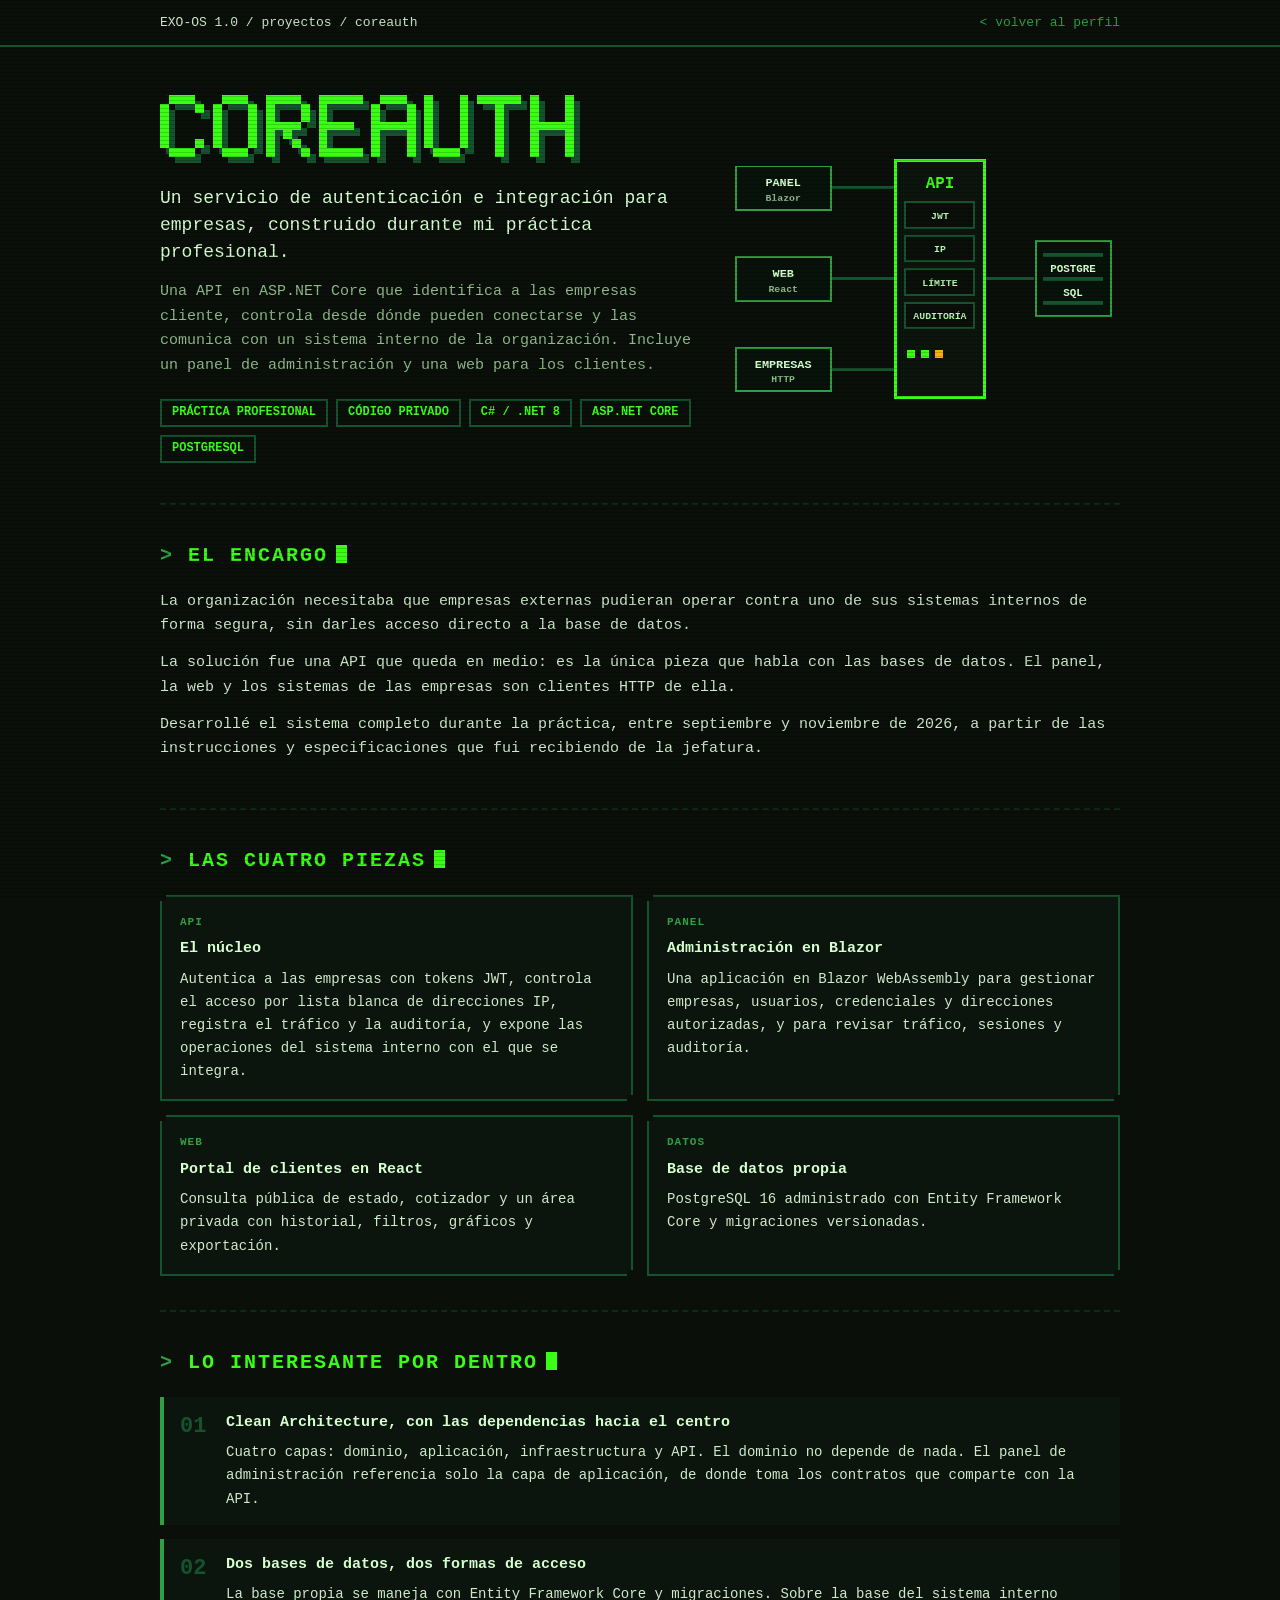
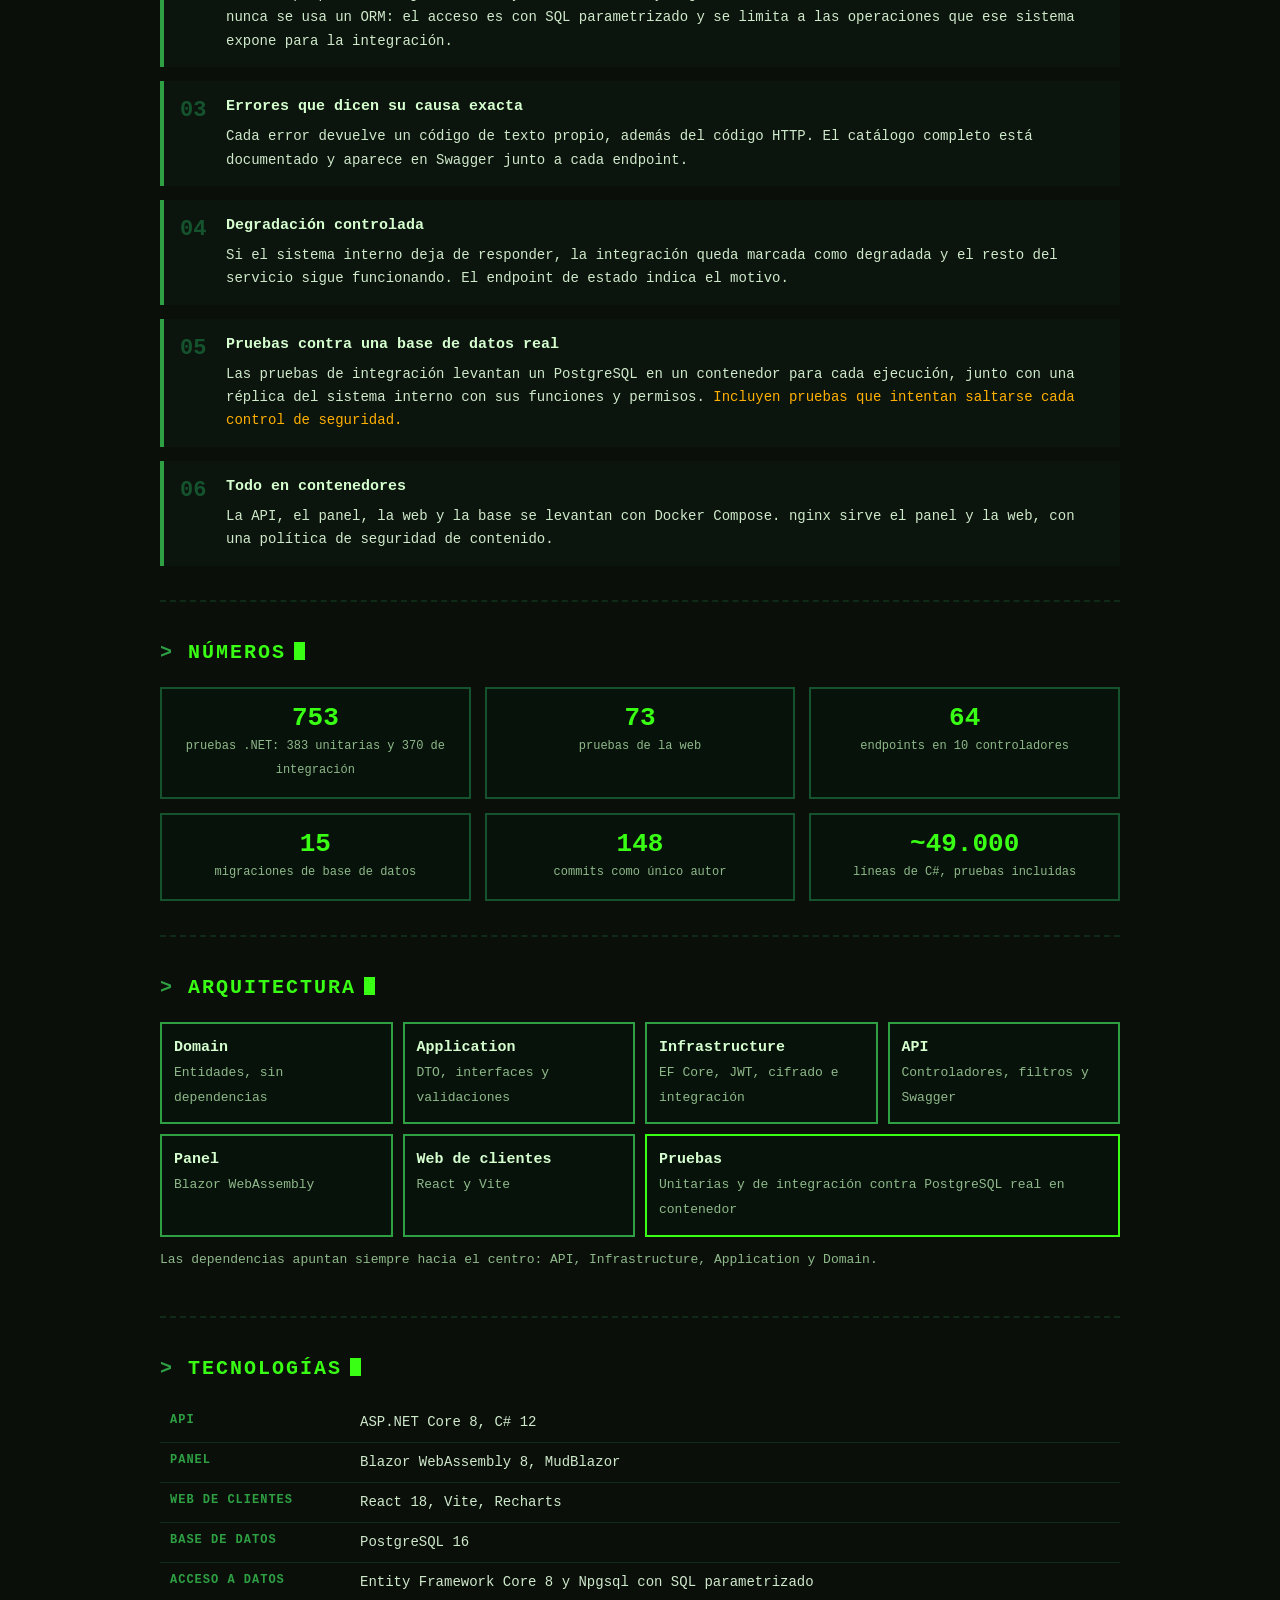
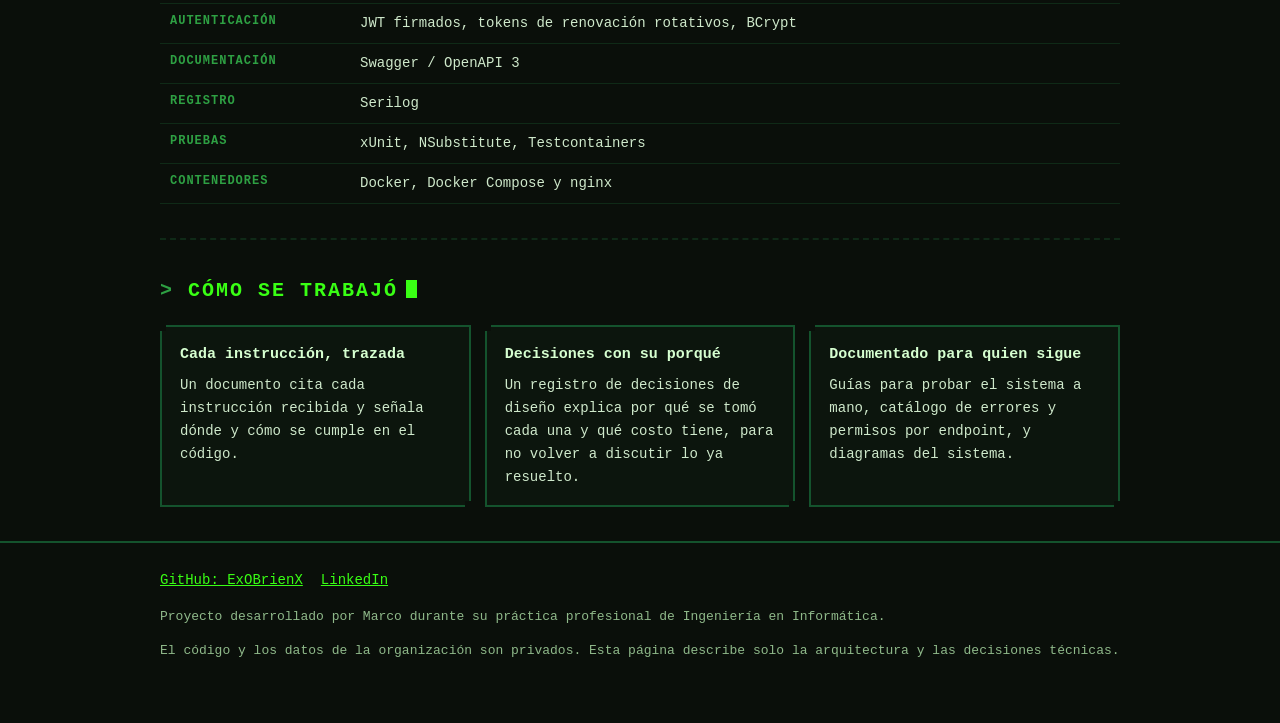
<file: docs/coreauth/index.html>
<!doctype html>
<html lang="es">
<head>
<meta charset="utf-8">
<meta name="viewport" content="width=device-width, initial-scale=1">
<title>CoreAuth — autenticación e integración en ASP.NET Core</title>
<meta name="description" content="CoreAuth: servicio de autenticación e integración para empresas, hecho en ASP.NET Core 8 con Clean Architecture y PostgreSQL durante mi práctica profesional.">
<link rel="stylesheet" href="../proyecto.css">
<style>
  .flow { width: 100%; max-width: 400px; justify-self: center; }
  .flow text { font-family: Consolas, "Courier New", monospace; font-weight: 700; }
  .flow .led { animation: blink 1.1s steps(1) infinite; }
  .flow .pk { opacity: 0; }
  .flow .p1 { animation: p1 3.6s steps(1) infinite; }
  .flow .p2 { animation: p1 3.6s steps(1) infinite 1.2s; }
  .flow .p3 { animation: p1 3.6s steps(1) infinite 2.4s; }
  @keyframes p1 {
    0% { opacity: 1; transform: translateX(0); } 6% { opacity: 1; transform: translateX(12px); }
    12% { opacity: 1; transform: translateX(24px); } 18% { opacity: 1; transform: translateX(36px); }
    24% { opacity: 1; transform: translateX(48px); } 30%, 100% { opacity: 0; transform: translateX(48px); }
  }
  .flow .db { opacity: 0; animation: db 3.6s steps(1) infinite; }
  @keyframes db {
    0%, 30% { opacity: 0; transform: translateX(0); } 32% { opacity: 1; transform: translateX(0); }
    38% { opacity: 1; transform: translateX(12px); } 44% { opacity: 1; transform: translateX(24px); }
    50% { opacity: 1; transform: translateX(36px); } 56%, 100% { opacity: 0; }
  }
  .flow .okk { opacity: 0; animation: okk 3.6s steps(1) infinite; }
  @keyframes okk { 0%, 55% { opacity: 0; } 56%, 92% { opacity: 1; } 93%, 100% { opacity: 0; } }
</style>
</head>
<body>

<header class="top">
  <div class="wrap">
    <span>EXO-OS 1.0 / proyectos / coreauth</span>
    <a href="https://github.com/ExOBrienX">&lt; volver al perfil</a>
  </div>
</header>

<main class="wrap">

  <div class="hero">
    <div>
      <h1>CoreAuth</h1>
      <img class="title" src="titulo.svg" alt="CoreAuth" width="429" height="69">
      <p class="lead">Un servicio de autenticación e integración para empresas, construido durante mi práctica profesional.</p>
      <p class="sub">Una API en ASP.NET Core que identifica a las empresas cliente, controla desde dónde pueden conectarse y las comunica con un sistema interno de la organización. Incluye un panel de administración y una web para los clientes.</p>
      <ul class="chips">
        <li>PRÁCTICA PROFESIONAL</li>
        <li>CÓDIGO PRIVADO</li>
        <li>C# / .NET 8</li>
        <li>ASP.NET CORE</li>
        <li>POSTGRESQL</li>
      </ul>
    </div>

    <svg class="flow" viewBox="0 0 400 300" shape-rendering="crispEdges" role="img" aria-label="Animación decorativa: tres clientes envían peticiones a la API, que consulta la base de datos y responde 200 OK">
      <!-- clientes -->
      <g fill="#07130a" stroke="#2ea043" stroke-width="2">
        <rect x="10" y="36" width="96" height="44"/><rect x="10" y="128" width="96" height="44"/><rect x="10" y="220" width="96" height="44"/>
      </g>
      <g font-size="12" fill="#d6ffd0">
        <text x="58" y="56" text-anchor="middle">PANEL</text><text x="58" y="148" text-anchor="middle">WEB</text><text x="58" y="240" text-anchor="middle">EMPRESAS</text>
      </g>
      <g font-size="10" fill="#8fb98a">
        <text x="58" y="71" text-anchor="middle">Blazor</text><text x="58" y="163" text-anchor="middle">React</text><text x="58" y="255" text-anchor="middle">HTTP</text>
      </g>
      <!-- lineas -->
      <g fill="#14532d">
        <rect x="108" y="56" width="62" height="3"/><rect x="108" y="148" width="62" height="3"/><rect x="108" y="240" width="62" height="3"/>
        <rect x="262" y="148" width="50" height="3"/>
      </g>
      <!-- paquetes -->
      <rect class="pk p1" x="112" y="53" width="9" height="9" fill="#00e5ff"/>
      <rect class="pk p2" x="112" y="145" width="9" height="9" fill="#00e5ff"/>
      <rect class="pk p3" x="112" y="237" width="9" height="9" fill="#00e5ff"/>
      <rect class="db" x="266" y="145" width="9" height="9" fill="#ffb000"/>
      <!-- API -->
      <rect x="172" y="30" width="90" height="240" fill="#0c150d" stroke="#39ff14" stroke-width="3"/>
      <text x="217" y="58" text-anchor="middle" font-size="16" fill="#39ff14">API</text>
      <g fill="#0a0f0a" stroke="#14532d" stroke-width="2">
        <rect x="182" y="72" width="70" height="26"/><rect x="182" y="106" width="70" height="26"/><rect x="182" y="140" width="70" height="26"/><rect x="182" y="174" width="70" height="26"/>
      </g>
      <g font-size="10" fill="#b6f5b0">
        <text x="217" y="89" text-anchor="middle">JWT</text><text x="217" y="123" text-anchor="middle">IP</text><text x="217" y="157" text-anchor="middle">LÍMITE</text><text x="217" y="191" text-anchor="middle">AUDITORÍA</text>
      </g>
      <rect class="led" x="184" y="222" width="8" height="8" fill="#39ff14"/>
      <rect class="led" x="198" y="222" width="8" height="8" fill="#39ff14" style="animation-delay:.4s"/>
      <rect x="212" y="222" width="8" height="8" fill="#ffb000"/>
      <text class="okk" x="217" y="254" text-anchor="middle" font-size="13" fill="#39ff14">200 OK</text>
      <!-- base de datos -->
      <g fill="#07130a" stroke="#2ea043" stroke-width="2">
        <rect x="314" y="112" width="76" height="76"/>
      </g>
      <g fill="#14532d"><rect x="322" y="124" width="60" height="4"/><rect x="322" y="148" width="60" height="4"/><rect x="322" y="172" width="60" height="4"/></g>
      <text x="352" y="143" text-anchor="middle" font-size="11" fill="#d6ffd0">POSTGRE</text>
      <text x="352" y="167" text-anchor="middle" font-size="11" fill="#d6ffd0">SQL</text>
    </svg>
  </div>

  <section>
    <h2>El encargo</h2>
    <p>La organización necesitaba que empresas externas pudieran operar contra uno de sus sistemas internos de forma segura, sin darles acceso directo a la base de datos.</p>
    <p>La solución fue una API que queda en medio: es la única pieza que habla con las bases de datos. El panel, la web y los sistemas de las empresas son clientes HTTP de ella.</p>
    <p>Desarrollé el sistema completo durante la práctica, entre septiembre y noviembre de 2026, a partir de las instrucciones y especificaciones que fui recibiendo de la jefatura.</p>
  </section>

  <section>
    <h2>Las cuatro piezas</h2>
    <div class="grid two">
      <div class="card"><span class="tag">API</span><h3>El núcleo</h3><p>Autentica a las empresas con tokens JWT, controla el acceso por lista blanca de direcciones IP, registra el tráfico y la auditoría, y expone las operaciones del sistema interno con el que se integra.</p></div>
      <div class="card"><span class="tag">PANEL</span><h3>Administración en Blazor</h3><p>Una aplicación en Blazor WebAssembly para gestionar empresas, usuarios, credenciales y direcciones autorizadas, y para revisar tráfico, sesiones y auditoría.</p></div>
      <div class="card"><span class="tag">WEB</span><h3>Portal de clientes en React</h3><p>Consulta pública de estado, cotizador y un área privada con historial, filtros, gráficos y exportación.</p></div>
      <div class="card"><span class="tag">DATOS</span><h3>Base de datos propia</h3><p>PostgreSQL 16 administrado con Entity Framework Core y migraciones versionadas.</p></div>
    </div>
  </section>

  <section>
    <h2>Lo interesante por dentro</h2>
    <ol class="deep">
      <li><h3>Clean Architecture, con las dependencias hacia el centro</h3><p>Cuatro capas: dominio, aplicación, infraestructura y API. El dominio no depende de nada. El panel de administración referencia solo la capa de aplicación, de donde toma los contratos que comparte con la API.</p></li>
      <li><h3>Dos bases de datos, dos formas de acceso</h3><p>La base propia se maneja con Entity Framework Core y migraciones. Sobre la base del sistema interno nunca se usa un ORM: el acceso es con SQL parametrizado y se limita a las operaciones que ese sistema expone para la integración.</p></li>
      <li><h3>Errores que dicen su causa exacta</h3><p>Cada error devuelve un código de texto propio, además del código HTTP. El catálogo completo está documentado y aparece en Swagger junto a cada endpoint.</p></li>
      <li><h3>Degradación controlada</h3><p>Si el sistema interno deja de responder, la integración queda marcada como degradada y el resto del servicio sigue funcionando. El endpoint de estado indica el motivo.</p></li>
      <li><h3>Pruebas contra una base de datos real</h3><p>Las pruebas de integración levantan un PostgreSQL en un contenedor para cada ejecución, junto con una réplica del sistema interno con sus funciones y permisos. <span class="fact">Incluyen pruebas que intentan saltarse cada control de seguridad.</span></p></li>
      <li><h3>Todo en contenedores</h3><p>La API, el panel, la web y la base se levantan con Docker Compose. nginx sirve el panel y la web, con una política de seguridad de contenido.</p></li>
    </ol>
  </section>

  <section>
    <h2>Números</h2>
    <div class="stats">
      <div class="stat"><b>753</b><span>pruebas .NET: 383 unitarias y 370 de integración</span></div>
      <div class="stat"><b>73</b><span>pruebas de la web</span></div>
      <div class="stat"><b>64</b><span>endpoints en 10 controladores</span></div>
      <div class="stat"><b>15</b><span>migraciones de base de datos</span></div>
      <div class="stat"><b>148</b><span>commits como único autor</span></div>
      <div class="stat"><b>~49.000</b><span>líneas de C#, pruebas incluidas</span></div>
    </div>
  </section>

  <section>
    <h2>Arquitectura</h2>
    <div class="arch">
      <div class="box"><b>Domain</b><span>Entidades, sin dependencias</span></div>
      <div class="box"><b>Application</b><span>DTO, interfaces y validaciones</span></div>
      <div class="box"><b>Infrastructure</b><span>EF Core, JWT, cifrado e integración</span></div>
      <div class="box"><b>API</b><span>Controladores, filtros y Swagger</span></div>
      <div class="box"><b>Panel</b><span>Blazor WebAssembly</span></div>
      <div class="box"><b>Web de clientes</b><span>React y Vite</span></div>
      <div class="box core"><b>Pruebas</b><span>Unitarias y de integración contra PostgreSQL real en contenedor</span></div>
    </div>
    <p class="note">Las dependencias apuntan siempre hacia el centro: API, Infrastructure, Application y Domain.</p>
  </section>

  <section>
    <h2>Tecnologías</h2>
    <table>
      <tr><th>API</th><td>ASP.NET Core 8, C# 12</td></tr>
      <tr><th>Panel</th><td>Blazor WebAssembly 8, MudBlazor</td></tr>
      <tr><th>Web de clientes</th><td>React 18, Vite, Recharts</td></tr>
      <tr><th>Base de datos</th><td>PostgreSQL 16</td></tr>
      <tr><th>Acceso a datos</th><td>Entity Framework Core 8 y Npgsql con SQL parametrizado</td></tr>
      <tr><th>Autenticación</th><td>JWT firmados, tokens de renovación rotativos, BCrypt</td></tr>
      <tr><th>Documentación</th><td>Swagger / OpenAPI 3</td></tr>
      <tr><th>Registro</th><td>Serilog</td></tr>
      <tr><th>Pruebas</th><td>xUnit, NSubstitute, Testcontainers</td></tr>
      <tr><th>Contenedores</th><td>Docker, Docker Compose y nginx</td></tr>
    </table>
  </section>

  <section>
    <h2>Cómo se trabajó</h2>
    <div class="grid">
      <div class="card"><h3>Cada instrucción, trazada</h3><p>Un documento cita cada instrucción recibida y señala dónde y cómo se cumple en el código.</p></div>
      <div class="card"><h3>Decisiones con su porqué</h3><p>Un registro de decisiones de diseño explica por qué se tomó cada una y qué costo tiene, para no volver a discutir lo ya resuelto.</p></div>
      <div class="card"><h3>Documentado para quien sigue</h3><p>Guías para probar el sistema a mano, catálogo de errores y permisos por endpoint, y diagramas del sistema.</p></div>
    </div>
  </section>

</main>

<footer>
  <div class="wrap">
    <div class="links">
      <a href="https://github.com/ExOBrienX">GitHub: ExOBrienX</a>
      <a href="https://www.linkedin.com/in/marco-paredes-ram%C3%ADrez-3a2082268">LinkedIn</a>
    </div>
    <p>Proyecto desarrollado por Marco durante su práctica profesional de Ingeniería en Informática.</p>
    <p>El código y los datos de la organización son privados. Esta página describe solo la arquitectura y las decisiones técnicas.</p>
  </div>
</footer>

</body>
</html>
</file>
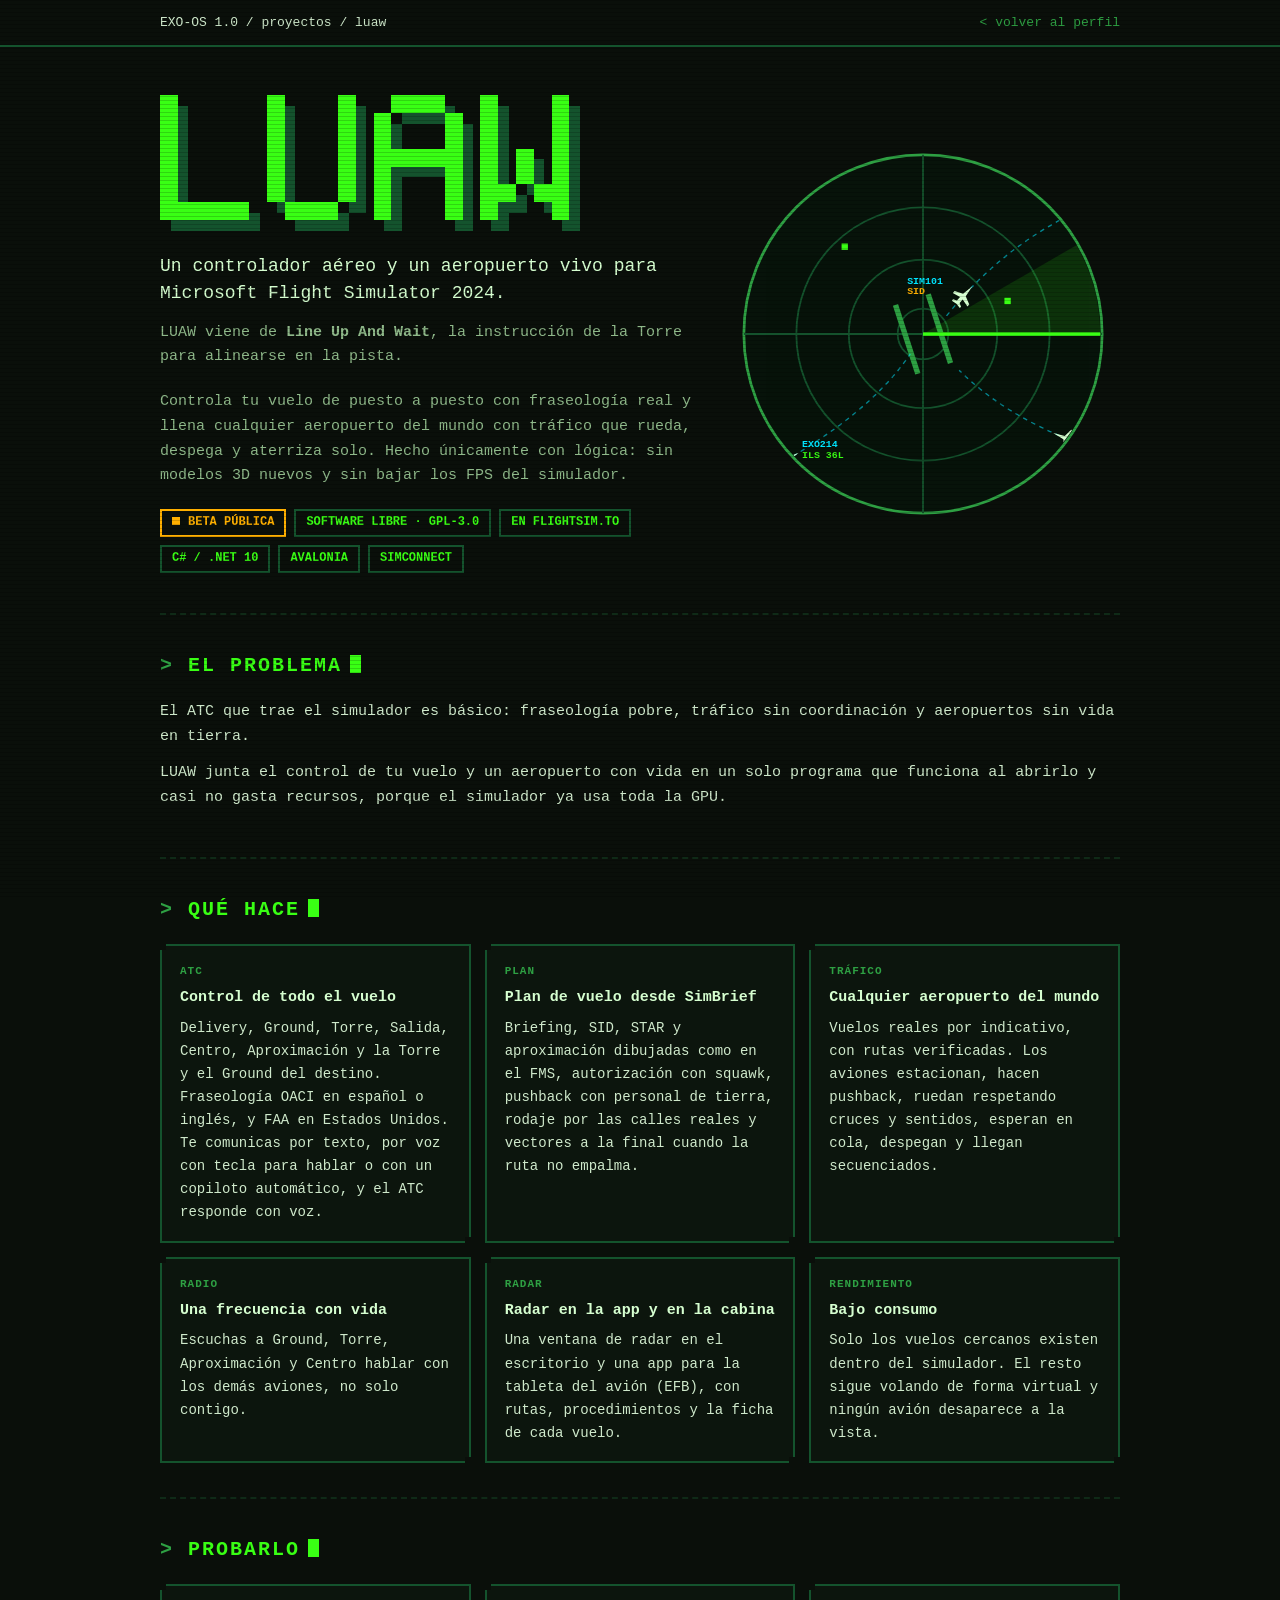
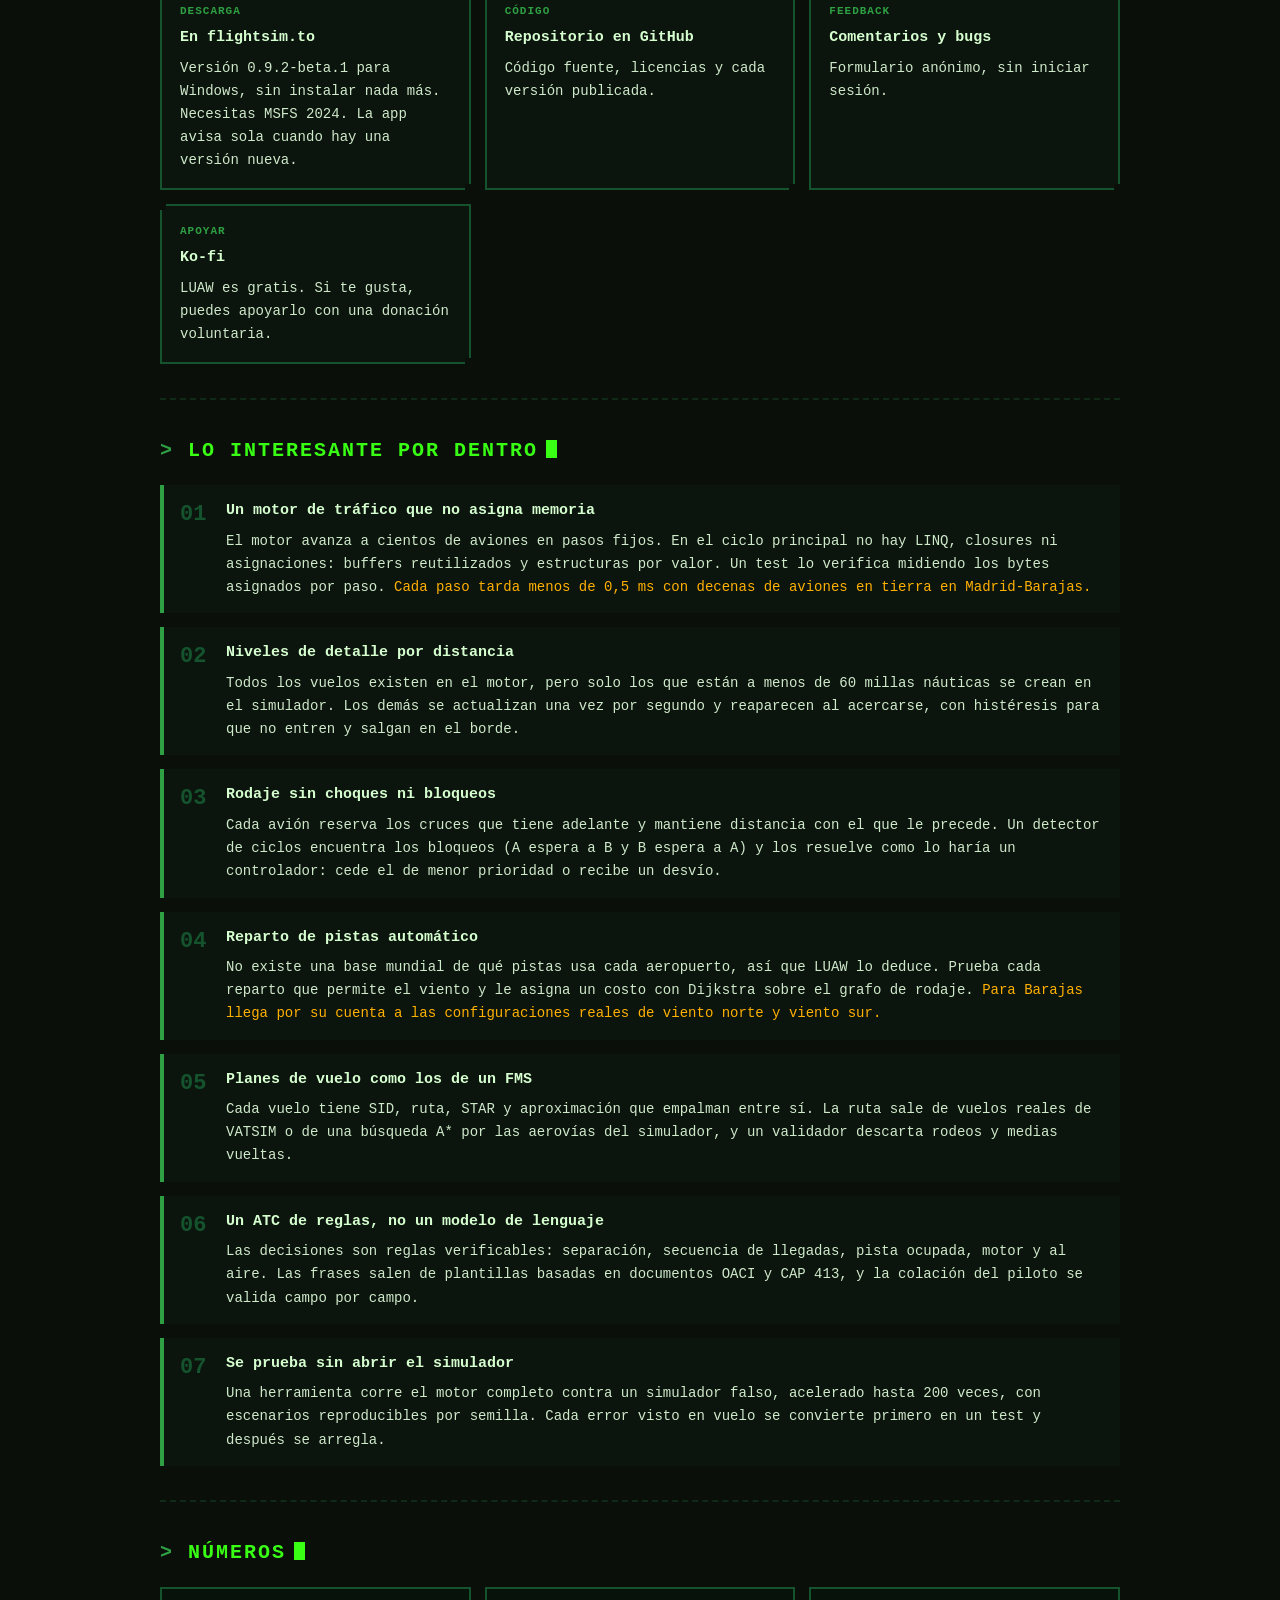
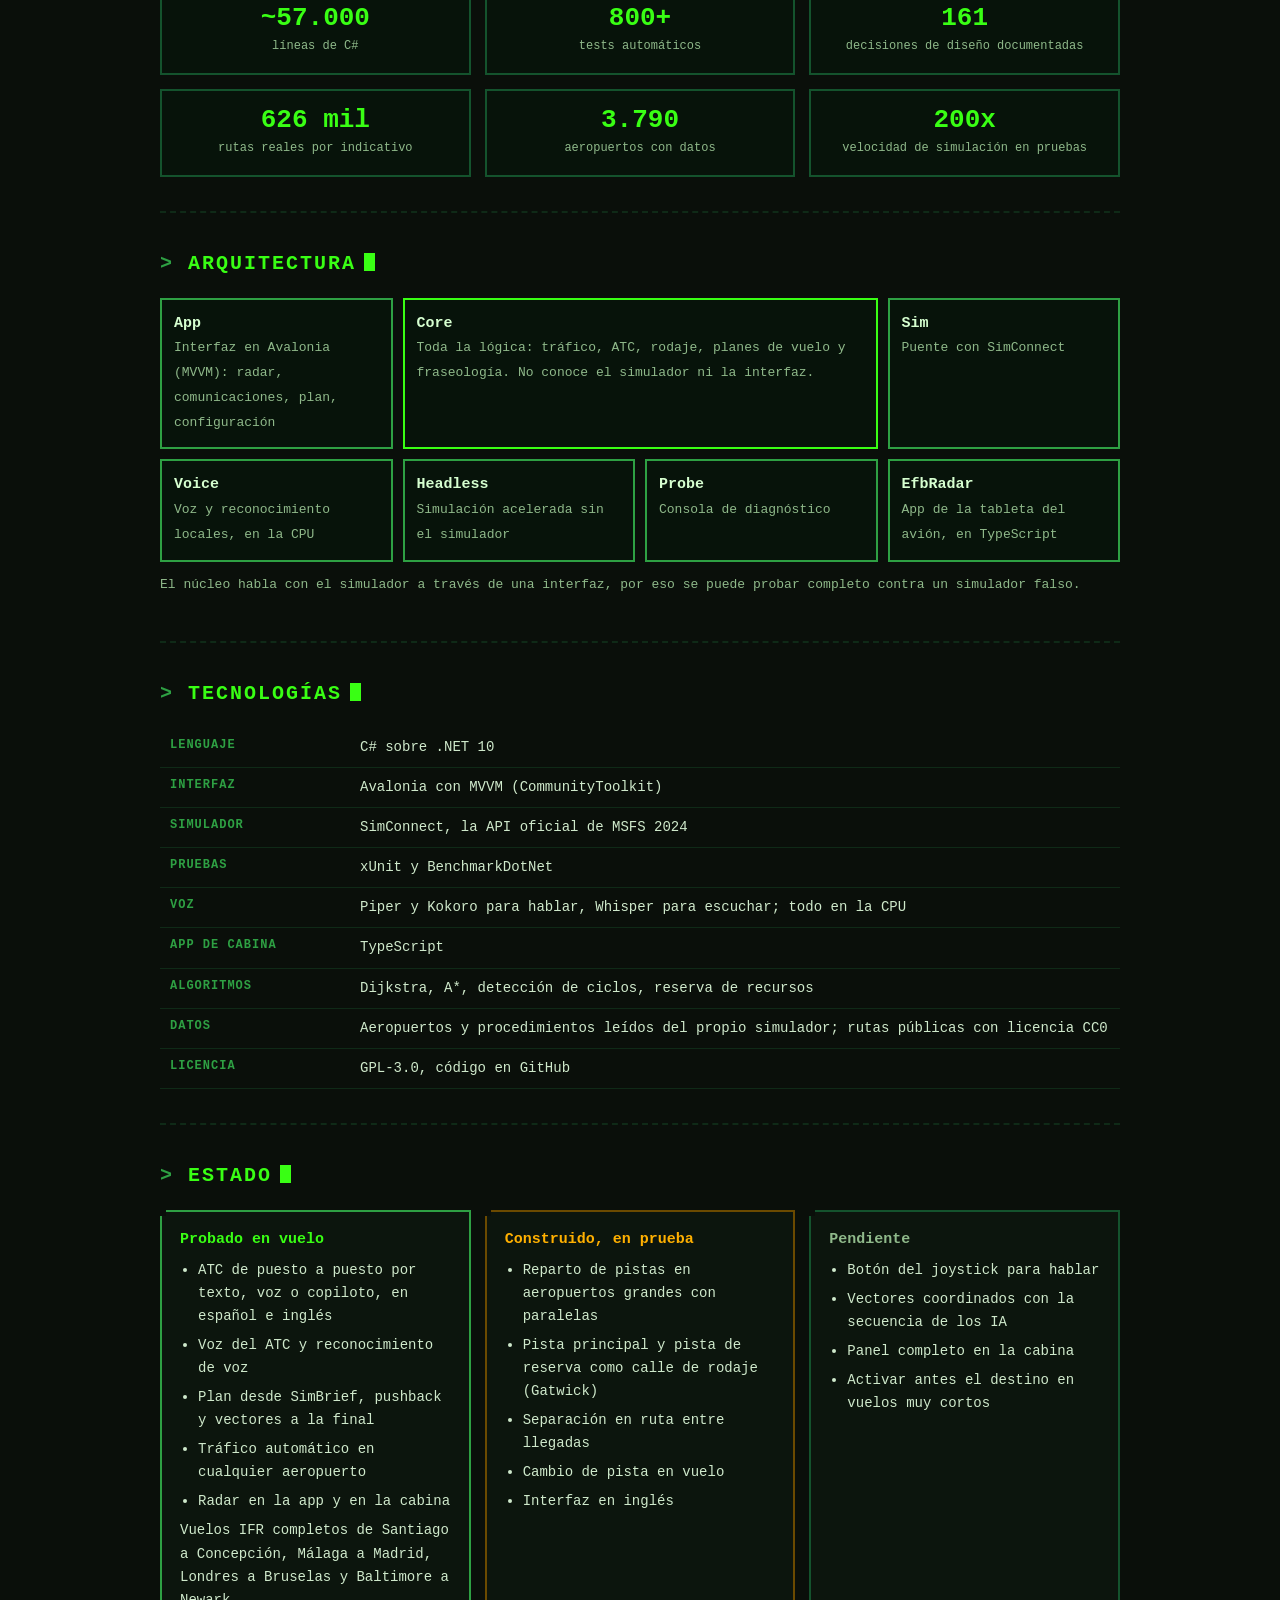
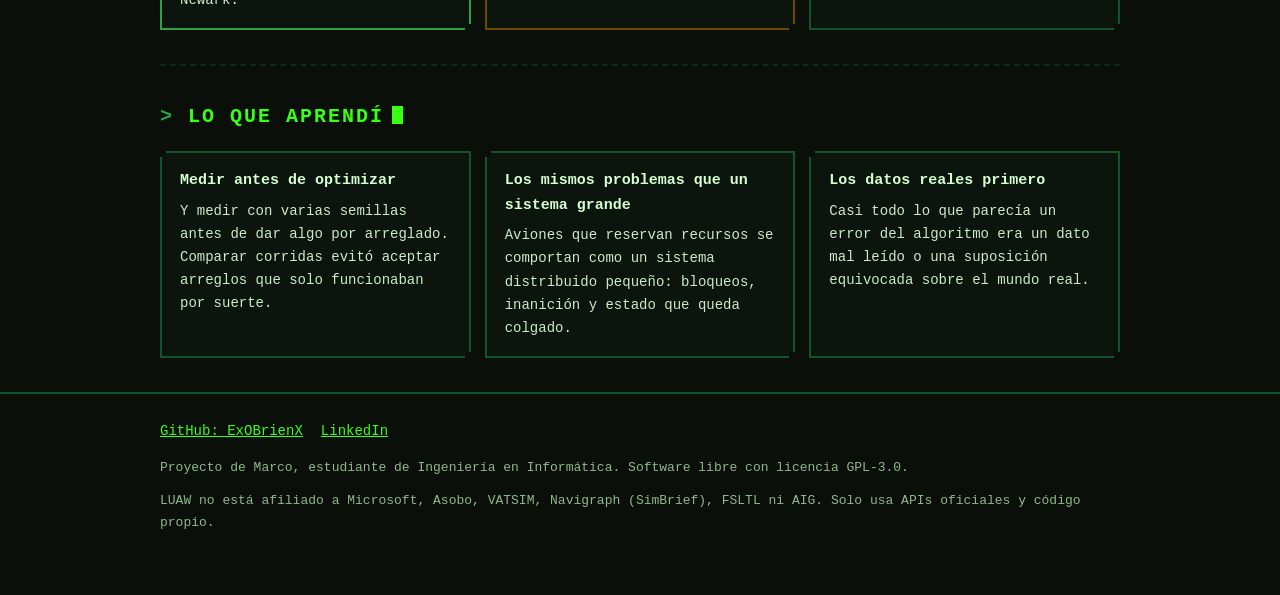
<file: docs/luaw/index.html>
<!doctype html>
<html lang="es">
<head>
<meta charset="utf-8">
<meta name="viewport" content="width=device-width, initial-scale=1">
<title>LUAW — ATC y tráfico IA para MSFS 2024</title>
<meta name="description" content="LUAW (Line Up And Wait): un controlador aéreo y un aeropuerto vivo para Microsoft Flight Simulator 2024. Software libre en C# / .NET, en beta.">
<link rel="icon" type="image/png" href="logo.png">
<link rel="stylesheet" href="../proyecto.css">
</head>
<body>

<header class="top">
  <div class="wrap">
    <span>EXO-OS 1.0 / proyectos / luaw</span>
    <a href="https://github.com/ExOBrienX">&lt; volver al perfil</a>
  </div>
</header>

<main class="wrap">

  <div class="hero">
    <div>
      <h1>LUAW</h1>
      <img class="title" src="titulo.svg" alt="LUAW" width="236" height="76">
      <p class="lead">Un controlador aéreo y un aeropuerto vivo para Microsoft Flight Simulator 2024.</p>
      <p class="sub">LUAW viene de <b>Line Up And Wait</b>, la instrucción de la Torre para alinearse en la pista.</p>
      <p class="sub">Controla tu vuelo de puesto a puesto con fraseología real y llena cualquier aeropuerto del mundo con tráfico que rueda, despega y aterriza solo. Hecho únicamente con lógica: sin modelos 3D nuevos y sin bajar los FPS del simulador.</p>
      <ul class="chips">
        <li class="wip">BETA PÚBLICA</li>
        <li>SOFTWARE LIBRE · GPL-3.0</li>
        <li>EN FLIGHTSIM.TO</li>
        <li>C# / .NET 10</li>
        <li>AVALONIA</li>
        <li>SIMCONNECT</li>
      </ul>
    </div>

    <svg class="radar" viewBox="0 0 420 420" role="img" aria-label="Animación decorativa de un radar con aviones">
      <defs><clipPath id="scope"><circle cx="210" cy="210" r="196"/></clipPath></defs>
      <circle cx="210" cy="210" r="198" fill="#07130a" stroke="#2ea043" stroke-width="3"/>
      <g fill="none" stroke="#14532d" stroke-width="2">
        <circle cx="210" cy="210" r="140"/><circle cx="210" cy="210" r="82"/><circle cx="210" cy="210" r="28"/>
        <path d="M12 210H408M210 12V408"/>
      </g>
      <g clip-path="url(#scope)">
        <!-- pistas paralelas -->
        <g transform="rotate(-18 210 210)" fill="#2ea043">
          <rect x="188" y="170" width="6" height="80"/><rect x="226" y="170" width="6" height="80"/>
        </g>
        <!-- rutas -->
        <g fill="none" stroke="#00e5ff" stroke-width="1.5" stroke-dasharray="5 5" opacity=".55">
          <path id="r1" d="M40 360 Q150 300 196 232"/>
          <path id="r2" d="M236 190 Q300 110 390 70"/>
          <path id="r3" d="M380 330 Q300 300 250 250"/>
        </g>
        <g class="sweep">
          <path d="M210 210 L408 210 A198 198 0 0 0 381 111 Z" fill="#39ff14" opacity=".13"/>
          <rect x="210" y="208" width="198" height="4" fill="#39ff14"/>
        </g>
        <rect class="blip" x="120" y="110" width="7" height="7" fill="#39ff14"/>
        <rect class="blip" x="300" y="170" width="7" height="7" fill="#39ff14" style="animation-delay:1.5s"/>
        <!-- aviones -->
        <g>
          <animateMotion dur="14s" repeatCount="indefinite" rotate="auto"><mpath href="#r1"/></animateMotion>
          <path d="M12 0 L-1 -2 L-5 -11 L-8 -11 L-6 -2 L-11 -2 L-13 -6 L-15 -6 L-14 0 L-15 6 L-13 6 L-11 2 L-6 2 L-8 11 L-5 11 L-1 2 Z" fill="#d6ffd0"/>
        </g>
        <g font-family="Consolas, monospace" font-size="11" font-weight="700" fill="#00e5ff">
          <animateMotion dur="14s" repeatCount="indefinite"><mpath href="#r1"/></animateMotion>
          <text x="14" y="-12">EXO214</text><text x="14" y="0" fill="#39ff14">ILS 36L</text>
        </g>
        <g>
          <animateMotion dur="11s" repeatCount="indefinite" rotate="auto"><mpath href="#r2"/></animateMotion>
          <path d="M12 0 L-1 -2 L-5 -11 L-8 -11 L-6 -2 L-11 -2 L-13 -6 L-15 -6 L-14 0 L-15 6 L-13 6 L-11 2 L-6 2 L-8 11 L-5 11 L-1 2 Z" fill="#d6ffd0"/>
        </g>
        <g font-family="Consolas, monospace" font-size="11" font-weight="700" fill="#00e5ff">
          <animateMotion dur="11s" repeatCount="indefinite"><mpath href="#r2"/></animateMotion>
          <text x="-64" y="-12">SIM101</text><text x="-64" y="0" fill="#ffb000">SID</text>
        </g>
        <g>
          <animateMotion dur="17s" repeatCount="indefinite" rotate="auto"><mpath href="#r3"/></animateMotion>
          <path d="M12 0 L-1 -2 L-5 -11 L-8 -11 L-6 -2 L-11 -2 L-13 -6 L-15 -6 L-14 0 L-15 6 L-13 6 L-11 2 L-6 2 L-8 11 L-5 11 L-1 2 Z" fill="#d6ffd0"/>
        </g>
      </g>
    </svg>
  </div>

  <section>
    <h2>El problema</h2>
    <p>El ATC que trae el simulador es básico: fraseología pobre, tráfico sin coordinación y aeropuertos sin vida en tierra.</p>
    <p>LUAW junta el control de tu vuelo y un aeropuerto con vida en un solo programa que funciona al abrirlo y casi no gasta recursos, porque el simulador ya usa toda la GPU.</p>
  </section>

  <section>
    <h2>Qué hace</h2>
    <div class="grid">
      <div class="card"><span class="tag">ATC</span><h3>Control de todo el vuelo</h3><p>Delivery, Ground, Torre, Salida, Centro, Aproximación y la Torre y el Ground del destino. Fraseología OACI en español o inglés, y FAA en Estados Unidos. Te comunicas por texto, por voz con tecla para hablar o con un copiloto automático, y el ATC responde con voz.</p></div>
      <div class="card"><span class="tag">PLAN</span><h3>Plan de vuelo desde SimBrief</h3><p>Briefing, SID, STAR y aproximación dibujadas como en el FMS, autorización con squawk, pushback con personal de tierra, rodaje por las calles reales y vectores a la final cuando la ruta no empalma.</p></div>
      <div class="card"><span class="tag">TRÁFICO</span><h3>Cualquier aeropuerto del mundo</h3><p>Vuelos reales por indicativo, con rutas verificadas. Los aviones estacionan, hacen pushback, ruedan respetando cruces y sentidos, esperan en cola, despegan y llegan secuenciados.</p></div>
      <div class="card"><span class="tag">RADIO</span><h3>Una frecuencia con vida</h3><p>Escuchas a Ground, Torre, Aproximación y Centro hablar con los demás aviones, no solo contigo.</p></div>
      <div class="card"><span class="tag">RADAR</span><h3>Radar en la app y en la cabina</h3><p>Una ventana de radar en el escritorio y una app para la tableta del avión (EFB), con rutas, procedimientos y la ficha de cada vuelo.</p></div>
      <div class="card"><span class="tag">RENDIMIENTO</span><h3>Bajo consumo</h3><p>Solo los vuelos cercanos existen dentro del simulador. El resto sigue volando de forma virtual y ningún avión desaparece a la vista.</p></div>
    </div>
  </section>

  <section>
    <h2>Probarlo</h2>
    <div class="grid">
      <a class="card" style="text-decoration:none;color:inherit;display:block" href="https://flightsim.to/addon/119356/luaw-atc-and-ai-traffic-for-msfs-2024-beta"><span class="tag">DESCARGA</span><h3>En flightsim.to</h3><p>Versión 0.9.2-beta.1 para Windows, sin instalar nada más. Necesitas MSFS 2024. La app avisa sola cuando hay una versión nueva.</p></a>
      <a class="card" style="text-decoration:none;color:inherit;display:block" href="https://github.com/ExOBrienX/LUAW"><span class="tag">CÓDIGO</span><h3>Repositorio en GitHub</h3><p>Código fuente, licencias y cada versión publicada.</p></a>
      <a class="card" style="text-decoration:none;color:inherit;display:block" href="https://forms.gle/voKhCbMmKeNZTsLP9"><span class="tag">FEEDBACK</span><h3>Comentarios y bugs</h3><p>Formulario anónimo, sin iniciar sesión.</p></a>
      <a class="card" style="text-decoration:none;color:inherit;display:block" href="https://ko-fi.com/exo_brienx"><span class="tag">APOYAR</span><h3>Ko-fi</h3><p>LUAW es gratis. Si te gusta, puedes apoyarlo con una donación voluntaria.</p></a>
    </div>
  </section>

  <section>
    <h2>Lo interesante por dentro</h2>
    <ol class="deep">
      <li><h3>Un motor de tráfico que no asigna memoria</h3><p>El motor avanza a cientos de aviones en pasos fijos. En el ciclo principal no hay LINQ, closures ni asignaciones: buffers reutilizados y estructuras por valor. Un test lo verifica midiendo los bytes asignados por paso. <span class="fact">Cada paso tarda menos de 0,5 ms con decenas de aviones en tierra en Madrid-Barajas.</span></p></li>
      <li><h3>Niveles de detalle por distancia</h3><p>Todos los vuelos existen en el motor, pero solo los que están a menos de 60 millas náuticas se crean en el simulador. Los demás se actualizan una vez por segundo y reaparecen al acercarse, con histéresis para que no entren y salgan en el borde.</p></li>
      <li><h3>Rodaje sin choques ni bloqueos</h3><p>Cada avión reserva los cruces que tiene adelante y mantiene distancia con el que le precede. Un detector de ciclos encuentra los bloqueos (A espera a B y B espera a A) y los resuelve como lo haría un controlador: cede el de menor prioridad o recibe un desvío.</p></li>
      <li><h3>Reparto de pistas automático</h3><p>No existe una base mundial de qué pistas usa cada aeropuerto, así que LUAW lo deduce. Prueba cada reparto que permite el viento y le asigna un costo con Dijkstra sobre el grafo de rodaje. <span class="fact">Para Barajas llega por su cuenta a las configuraciones reales de viento norte y viento sur.</span></p></li>
      <li><h3>Planes de vuelo como los de un FMS</h3><p>Cada vuelo tiene SID, ruta, STAR y aproximación que empalman entre sí. La ruta sale de vuelos reales de VATSIM o de una búsqueda A* por las aerovías del simulador, y un validador descarta rodeos y medias vueltas.</p></li>
      <li><h3>Un ATC de reglas, no un modelo de lenguaje</h3><p>Las decisiones son reglas verificables: separación, secuencia de llegadas, pista ocupada, motor y al aire. Las frases salen de plantillas basadas en documentos OACI y CAP 413, y la colación del piloto se valida campo por campo.</p></li>
      <li><h3>Se prueba sin abrir el simulador</h3><p>Una herramienta corre el motor completo contra un simulador falso, acelerado hasta 200 veces, con escenarios reproducibles por semilla. Cada error visto en vuelo se convierte primero en un test y después se arregla.</p></li>
    </ol>
  </section>

  <section>
    <h2>Números</h2>
    <div class="stats">
      <div class="stat"><b>~57.000</b><span>líneas de C#</span></div>
      <div class="stat"><b>800+</b><span>tests automáticos</span></div>
      <div class="stat"><b>161</b><span>decisiones de diseño documentadas</span></div>
      <div class="stat"><b>626 mil</b><span>rutas reales por indicativo</span></div>
      <div class="stat"><b>3.790</b><span>aeropuertos con datos</span></div>
      <div class="stat"><b>200x</b><span>velocidad de simulación en pruebas</span></div>
    </div>
  </section>

  <section>
    <h2>Arquitectura</h2>
    <div class="arch">
      <div class="box"><b>App</b><span>Interfaz en Avalonia (MVVM): radar, comunicaciones, plan, configuración</span></div>
      <div class="box core"><b>Core</b><span>Toda la lógica: tráfico, ATC, rodaje, planes de vuelo y fraseología. No conoce el simulador ni la interfaz.</span></div>
      <div class="box"><b>Sim</b><span>Puente con SimConnect</span></div>
      <div class="box"><b>Voice</b><span>Voz y reconocimiento locales, en la CPU</span></div>
      <div class="box"><b>Headless</b><span>Simulación acelerada sin el simulador</span></div>
      <div class="box"><b>Probe</b><span>Consola de diagnóstico</span></div>
      <div class="box"><b>EfbRadar</b><span>App de la tableta del avión, en TypeScript</span></div>
    </div>
    <p class="note">El núcleo habla con el simulador a través de una interfaz, por eso se puede probar completo contra un simulador falso.</p>
  </section>

  <section>
    <h2>Tecnologías</h2>
    <table>
      <tr><th>Lenguaje</th><td>C# sobre .NET 10</td></tr>
      <tr><th>Interfaz</th><td>Avalonia con MVVM (CommunityToolkit)</td></tr>
      <tr><th>Simulador</th><td>SimConnect, la API oficial de MSFS 2024</td></tr>
      <tr><th>Pruebas</th><td>xUnit y BenchmarkDotNet</td></tr>
      <tr><th>Voz</th><td>Piper y Kokoro para hablar, Whisper para escuchar; todo en la CPU</td></tr>
      <tr><th>App de cabina</th><td>TypeScript</td></tr>
      <tr><th>Algoritmos</th><td>Dijkstra, A*, detección de ciclos, reserva de recursos</td></tr>
      <tr><th>Datos</th><td>Aeropuertos y procedimientos leídos del propio simulador; rutas públicas con licencia CC0</td></tr>
      <tr><th>Licencia</th><td>GPL-3.0, código en GitHub</td></tr>
    </table>
  </section>

  <section>
    <h2>Estado</h2>
    <div class="cols">
      <div class="card ok"><h3>Probado en vuelo</h3><ul>
        <li>ATC de puesto a puesto por texto, voz o copiloto, en español e inglés</li>
        <li>Voz del ATC y reconocimiento de voz</li>
        <li>Plan desde SimBrief, pushback y vectores a la final</li>
        <li>Tráfico automático en cualquier aeropuerto</li>
        <li>Radar en la app y en la cabina</li>
      </ul><p class="note">Vuelos IFR completos de Santiago a Concepción, Málaga a Madrid, Londres a Bruselas y Baltimore a Newark.</p></div>
      <div class="card test"><h3>Construido, en prueba</h3><ul>
        <li>Reparto de pistas en aeropuertos grandes con paralelas</li>
        <li>Pista principal y pista de reserva como calle de rodaje (Gatwick)</li>
        <li>Separación en ruta entre llegadas</li>
        <li>Cambio de pista en vuelo</li>
        <li>Interfaz en inglés</li>
      </ul></div>
      <div class="card todo"><h3>Pendiente</h3><ul>
        <li>Botón del joystick para hablar</li>
        <li>Vectores coordinados con la secuencia de los IA</li>
        <li>Panel completo en la cabina</li>
        <li>Activar antes el destino en vuelos muy cortos</li>
      </ul></div>
    </div>
  </section>

  <section>
    <h2>Lo que aprendí</h2>
    <div class="grid">
      <div class="card"><h3>Medir antes de optimizar</h3><p>Y medir con varias semillas antes de dar algo por arreglado. Comparar corridas evitó aceptar arreglos que solo funcionaban por suerte.</p></div>
      <div class="card"><h3>Los mismos problemas que un sistema grande</h3><p>Aviones que reservan recursos se comportan como un sistema distribuido pequeño: bloqueos, inanición y estado que queda colgado.</p></div>
      <div class="card"><h3>Los datos reales primero</h3><p>Casi todo lo que parecía un error del algoritmo era un dato mal leído o una suposición equivocada sobre el mundo real.</p></div>
    </div>
  </section>

</main>

<footer>
  <div class="wrap">
    <div class="links">
      <a href="https://github.com/ExOBrienX">GitHub: ExOBrienX</a>
      <a href="https://www.linkedin.com/in/marco-paredes-ram%C3%ADrez-3a2082268">LinkedIn</a>
    </div>
    <p>Proyecto de Marco, estudiante de Ingeniería en Informática. Software libre con licencia GPL-3.0.</p>
    <p>LUAW no está afiliado a Microsoft, Asobo, VATSIM, Navigraph (SimBrief), FSLTL ni AIG. Solo usa APIs oficiales y código propio.</p>
  </div>
</footer>

</body>
</html>
</file>
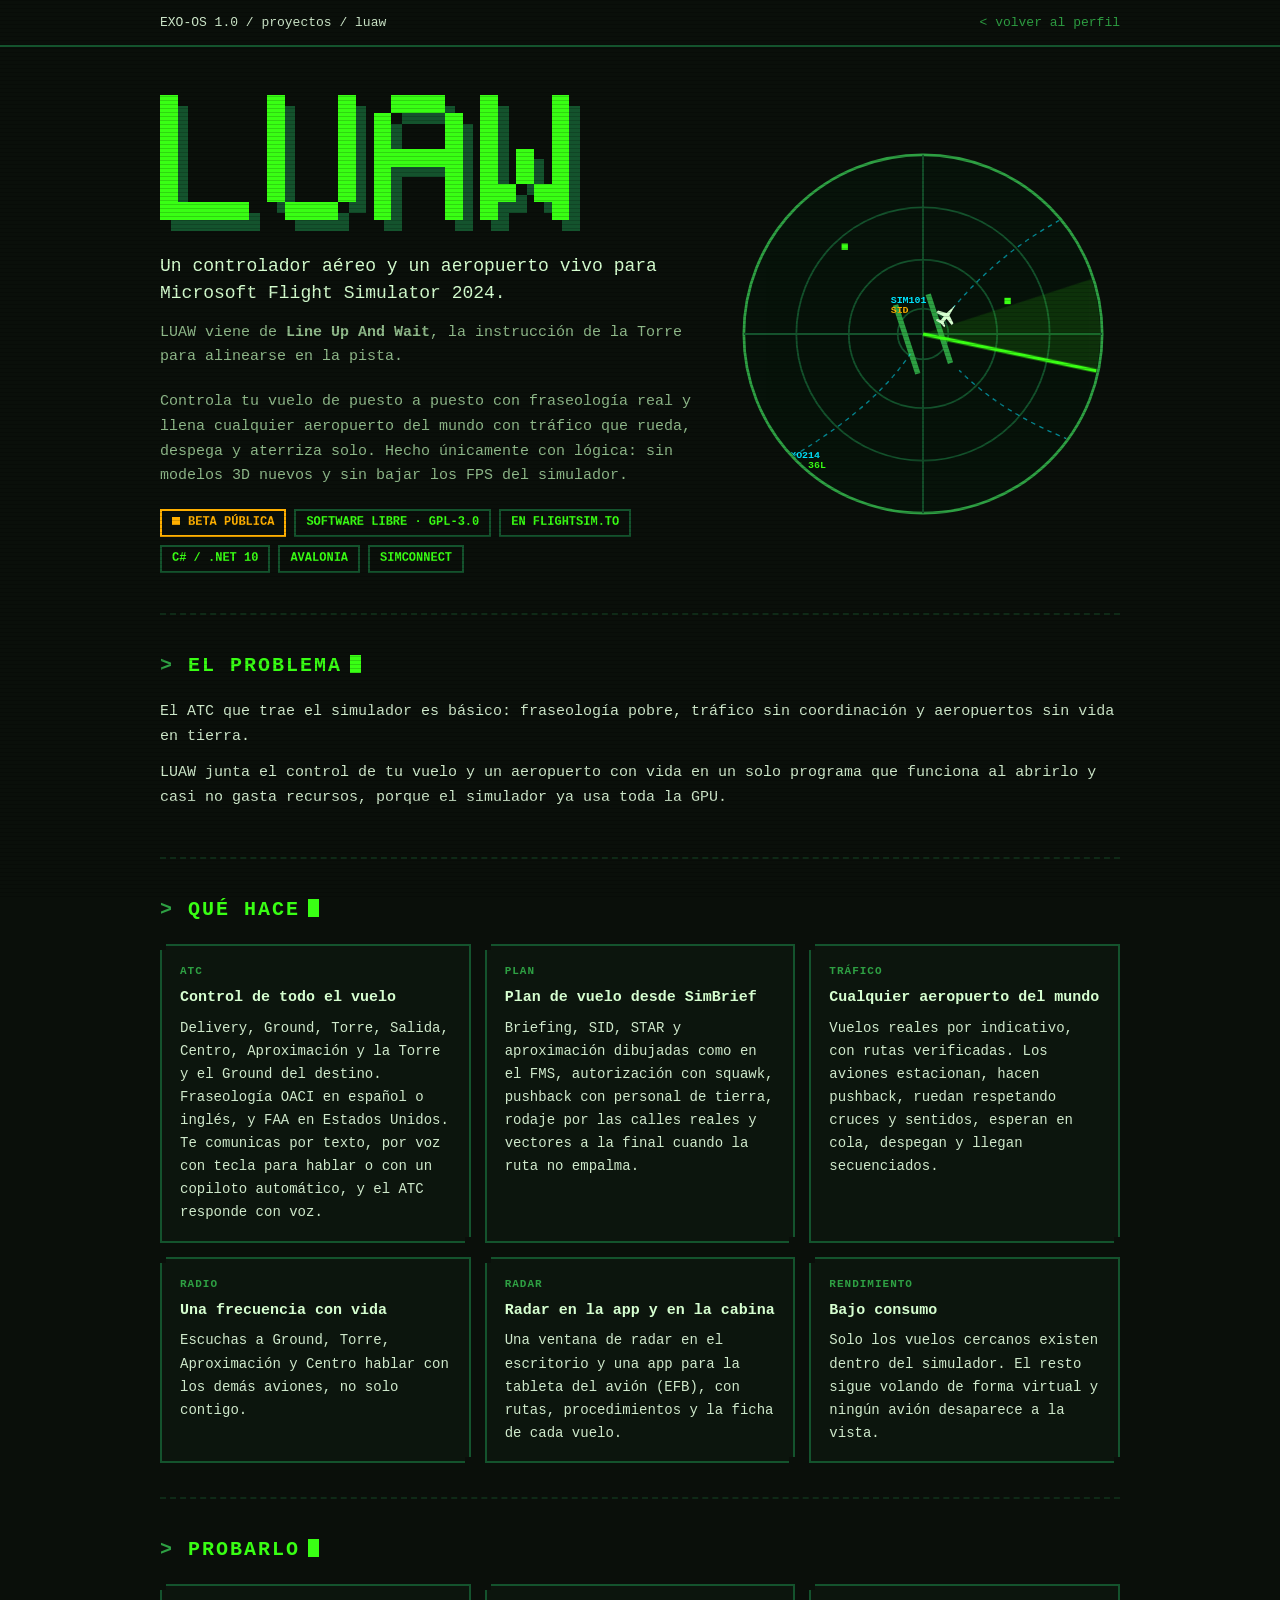
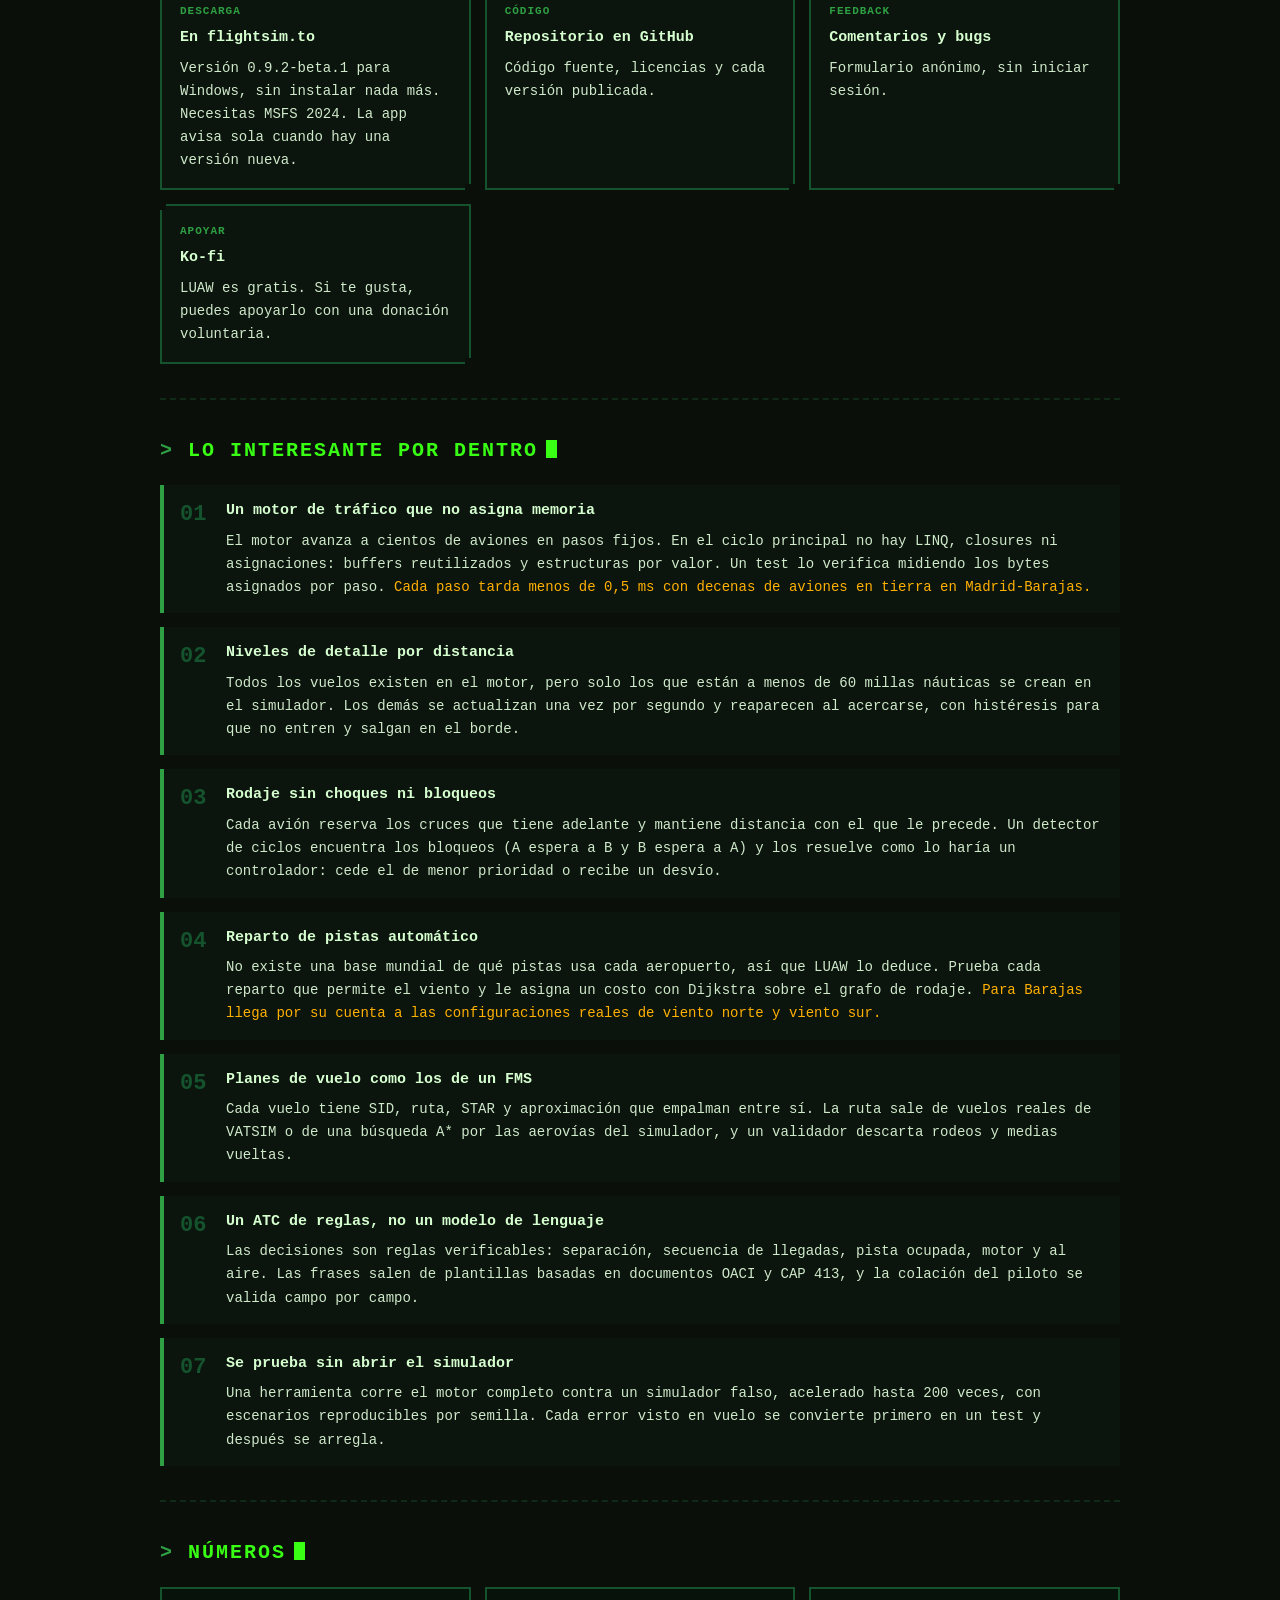
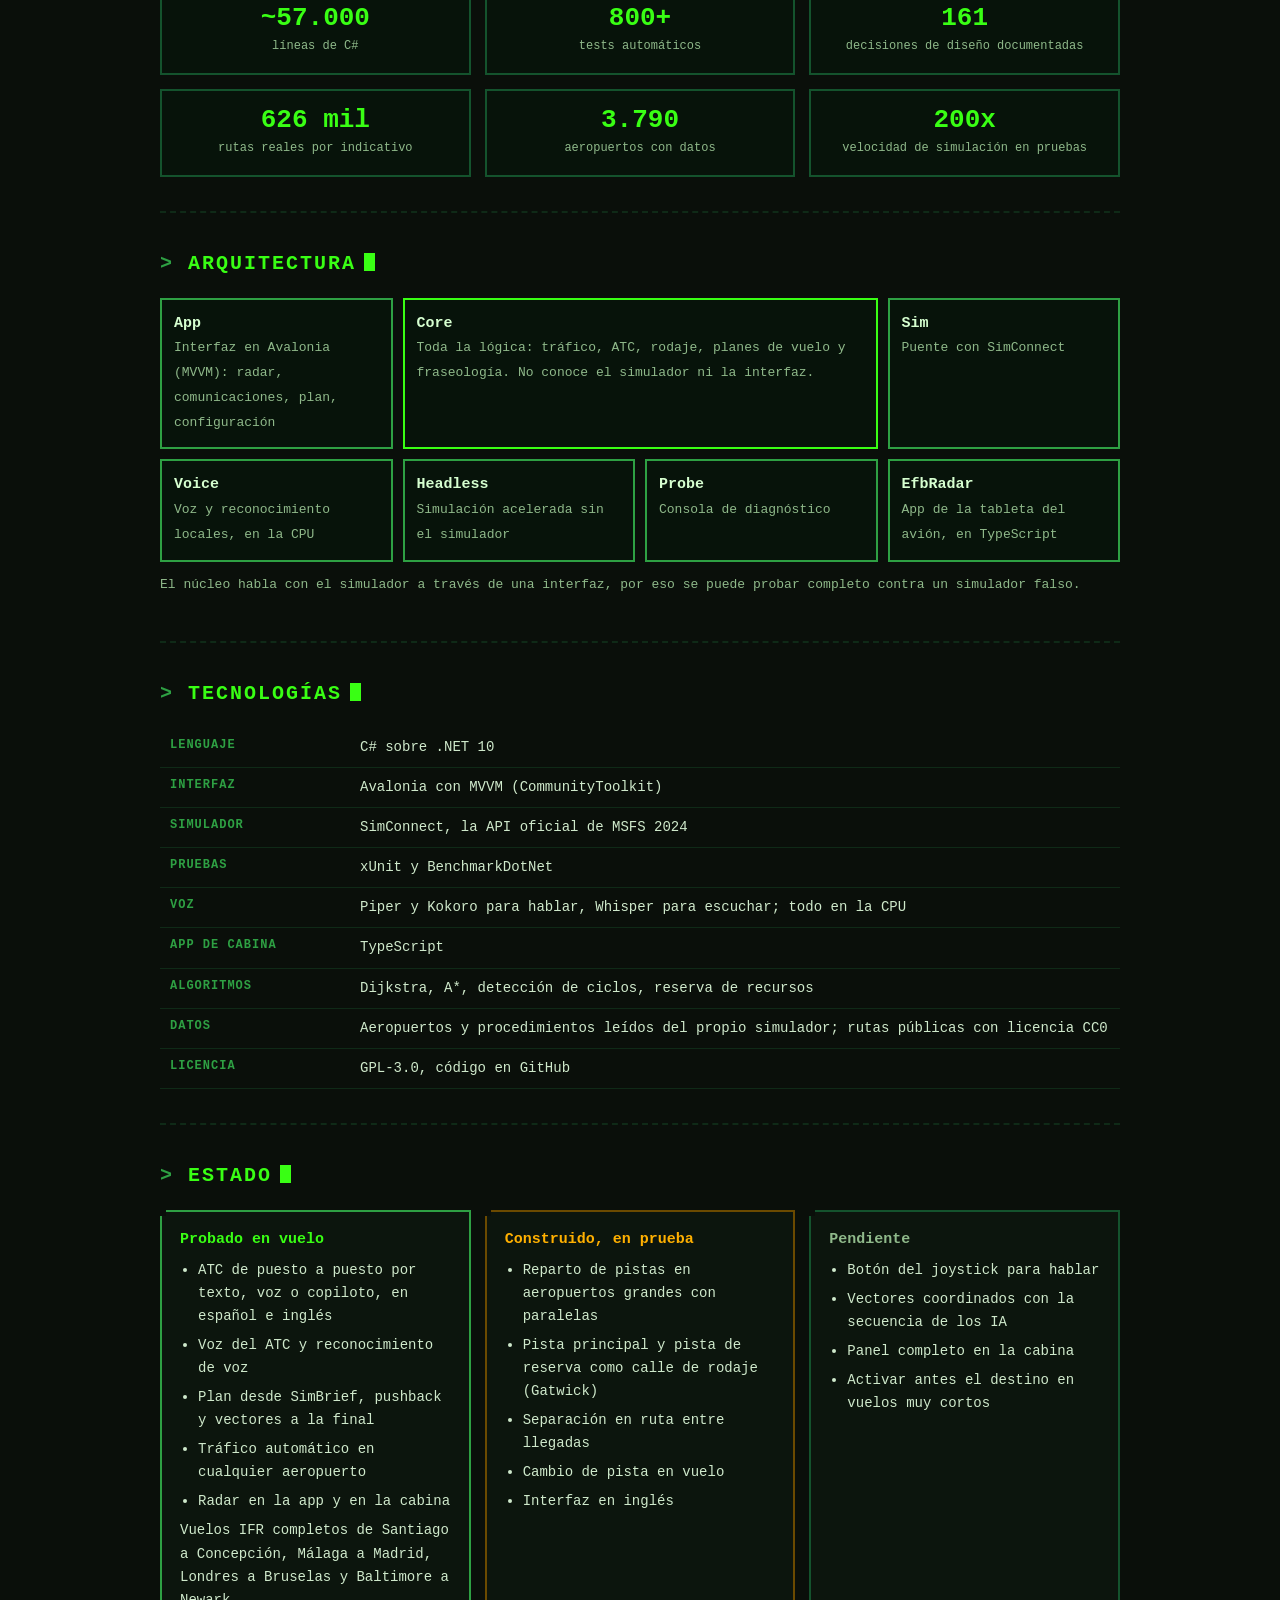
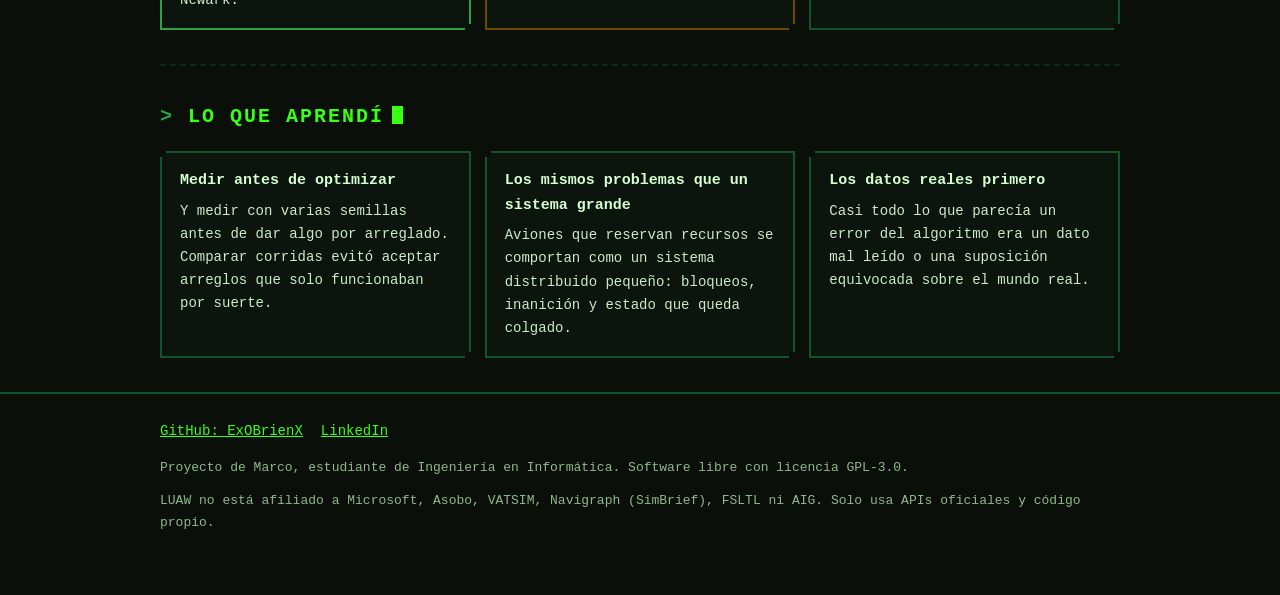
<file: docs/simatc/index.html>
<!doctype html>
<html lang="es"><head><meta charset="utf-8">
<title>LUAW (antes SimATC)</title>
<meta http-equiv="refresh" content="0; url=../luaw/">
<link rel="canonical" href="https://exobrienx.github.io/ExOBrienX/luaw/">
</head><body><p>SimATC ahora se llama LUAW: <a href="../luaw/">ir a la página</a>.</p></body></html>
</file>
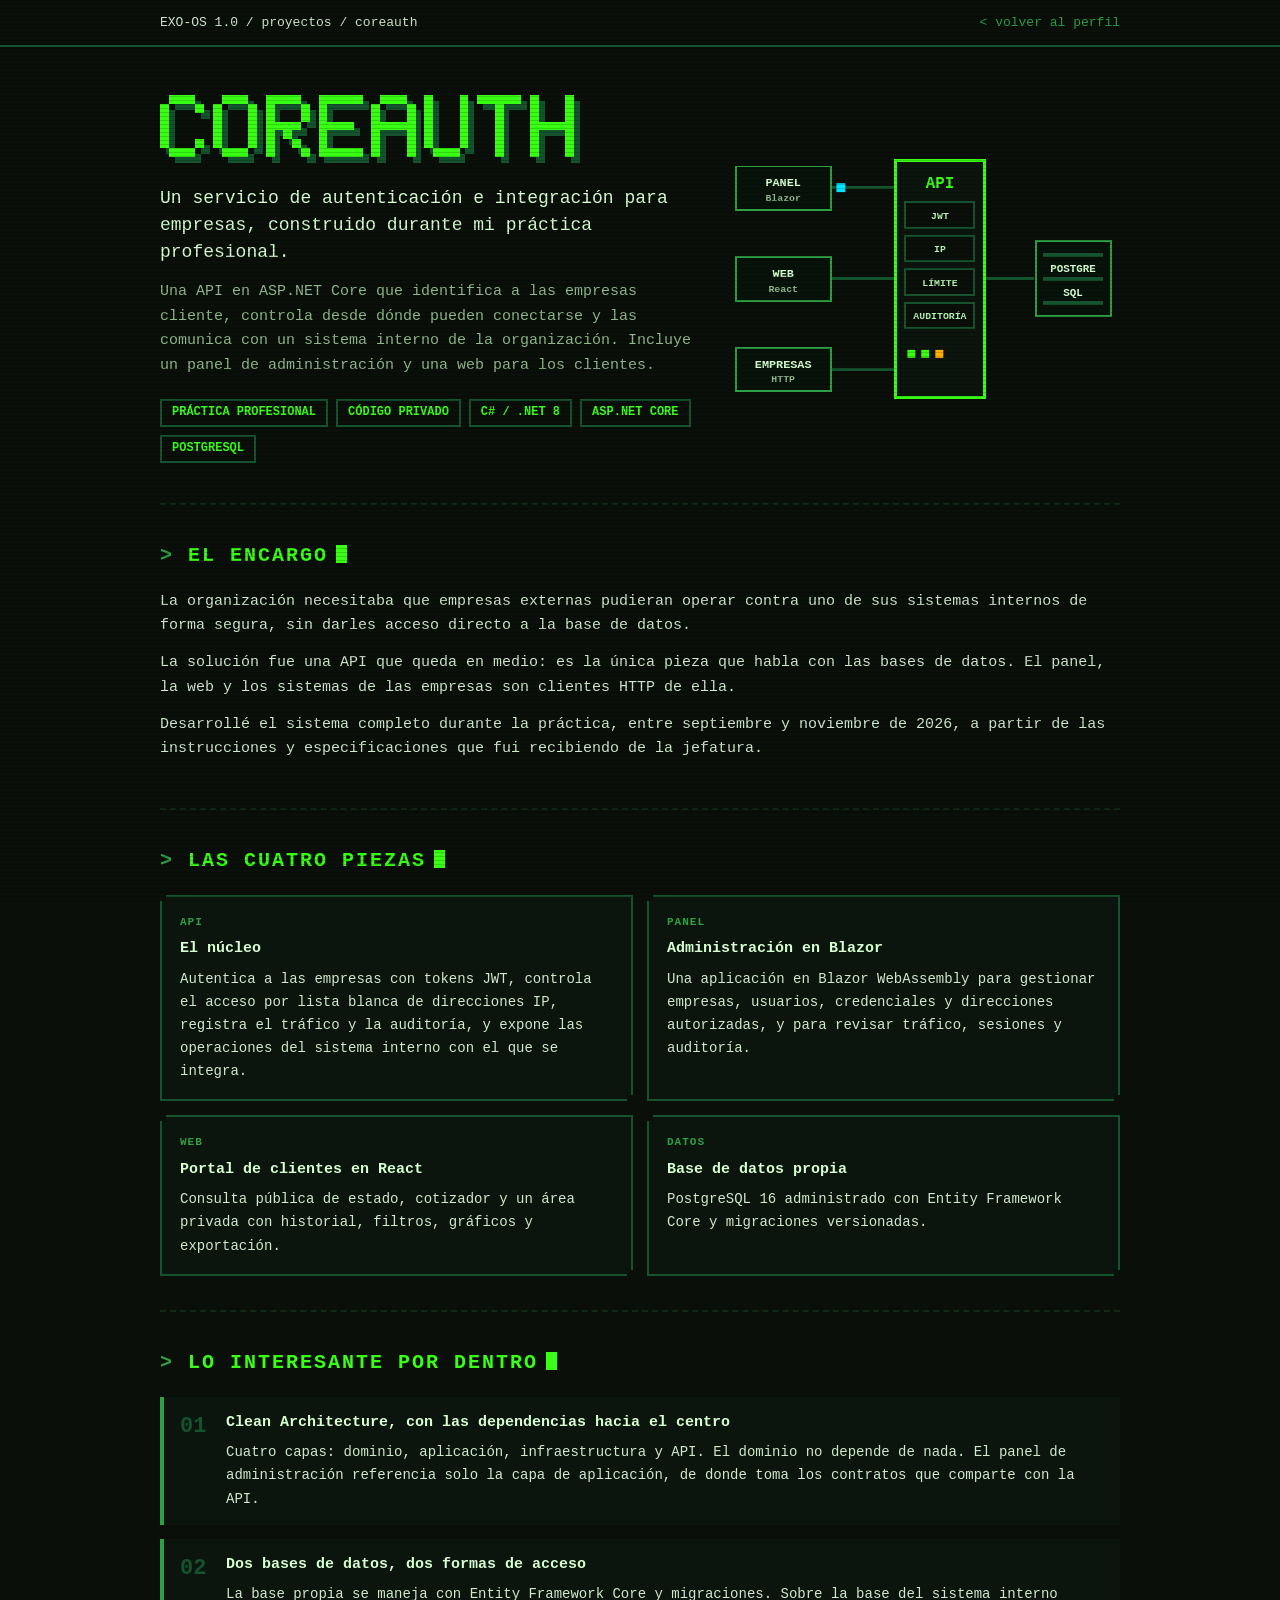
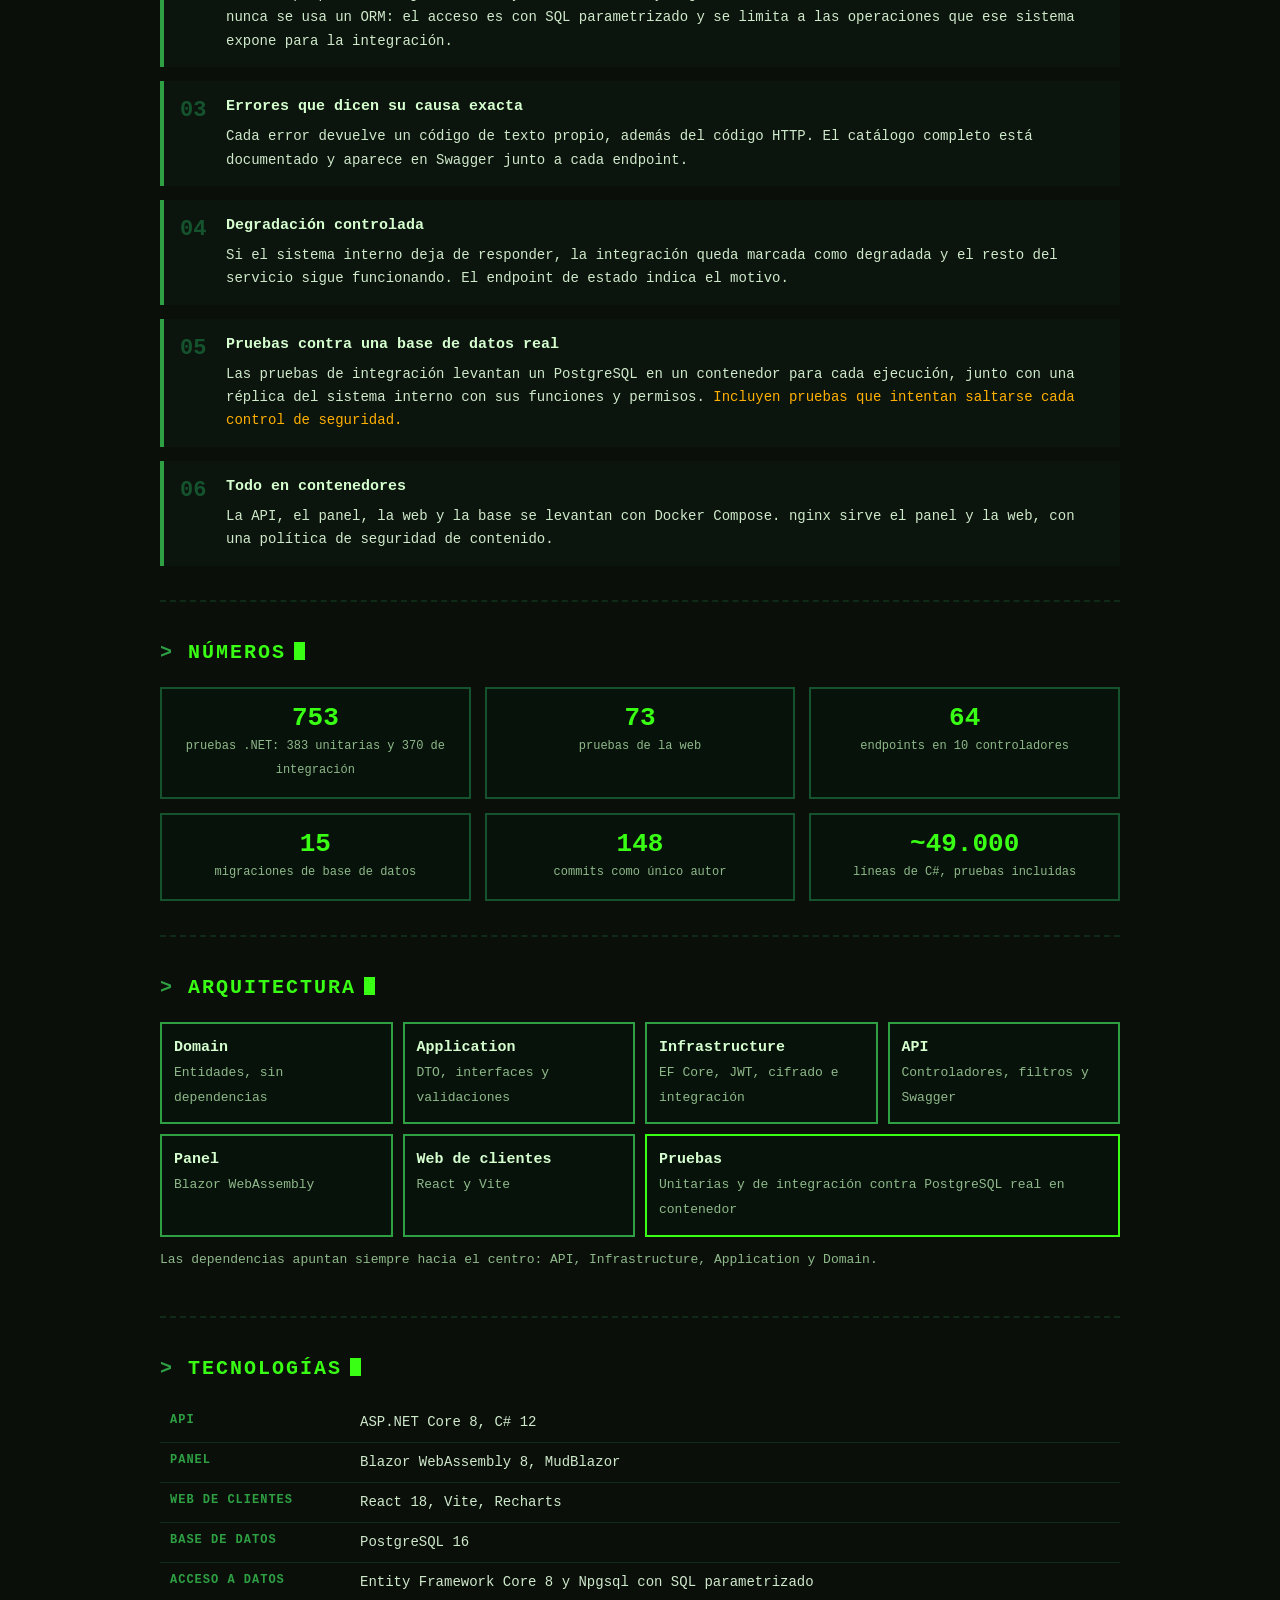
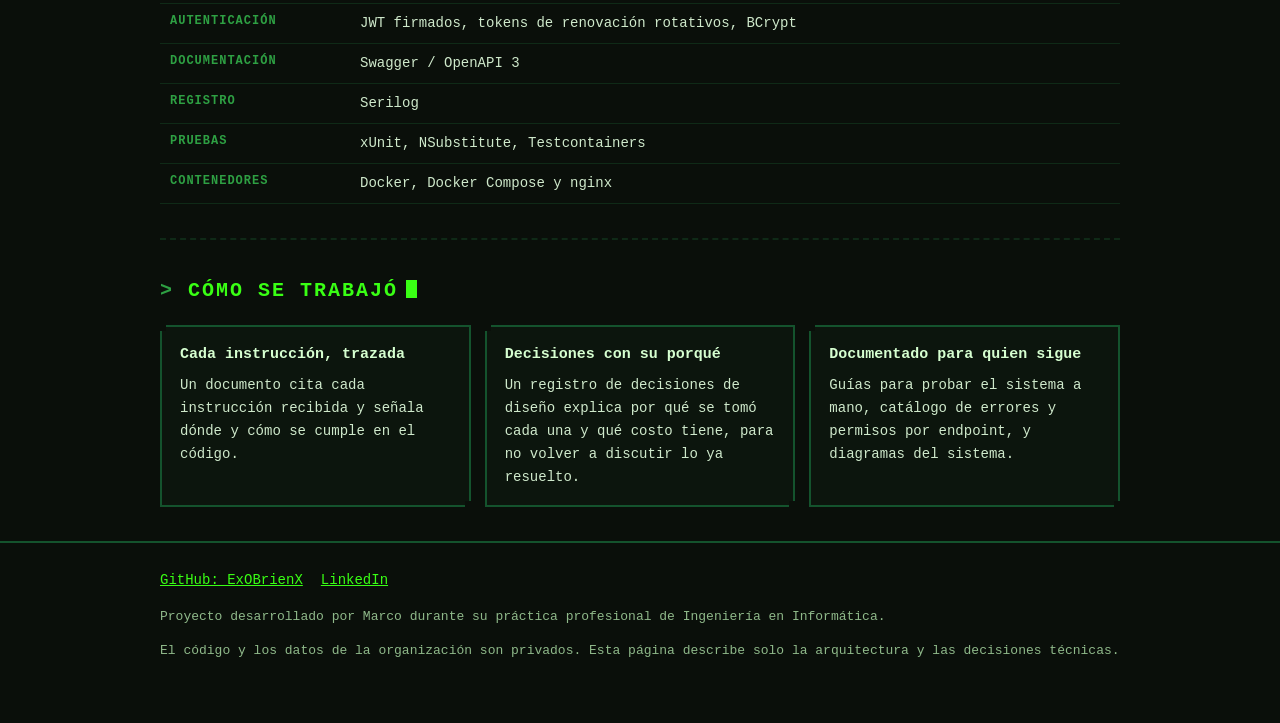
<file: docs/sistema-api/index.html>
<!doctype html>
<html lang="es">
<head>
<meta charset="utf-8">
<meta http-equiv="refresh" content="0; url=../coreauth/">
<link rel="canonical" href="../coreauth/">
<title>CoreAuth</title>
</head>
<body style="background:#0a0f0a;color:#39ff14;font-family:Consolas,monospace">
<p><a style="color:#39ff14" href="../coreauth/">CoreAuth</a></p>
</body>
</html>
</file>
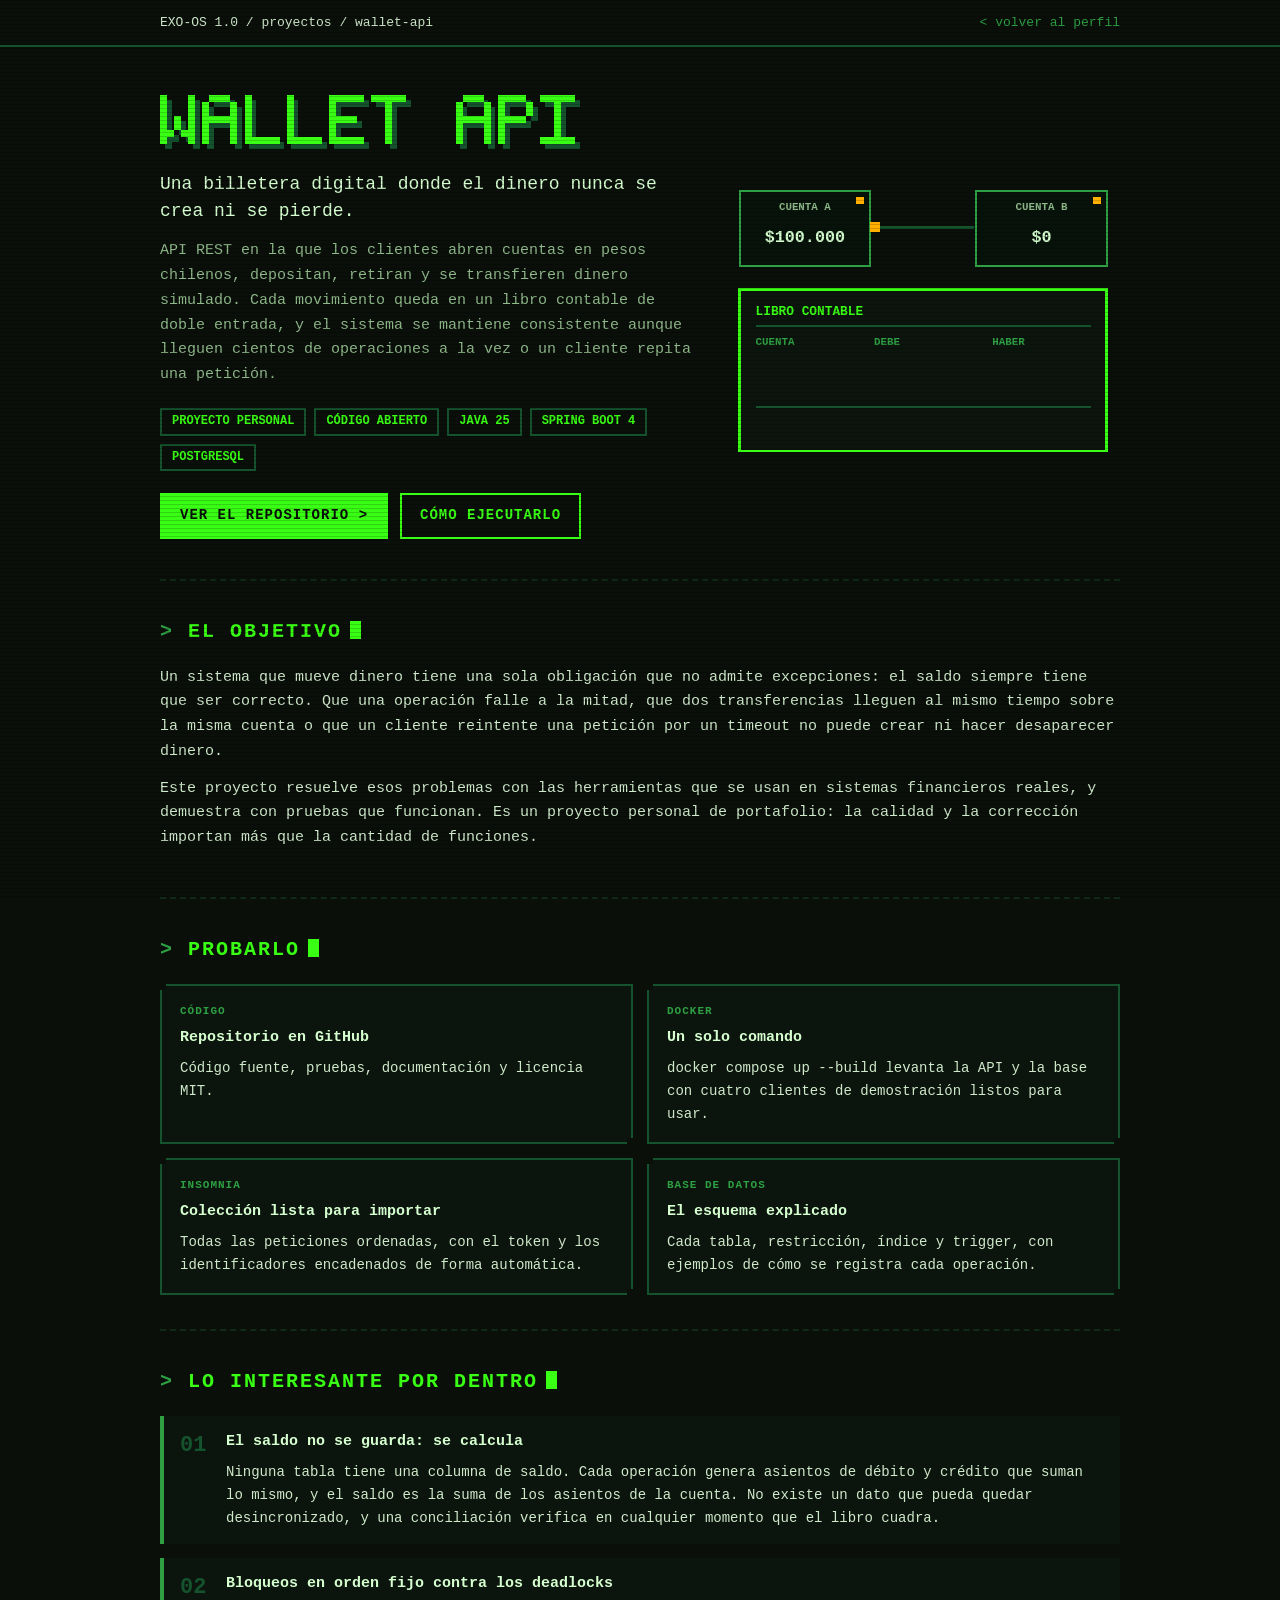
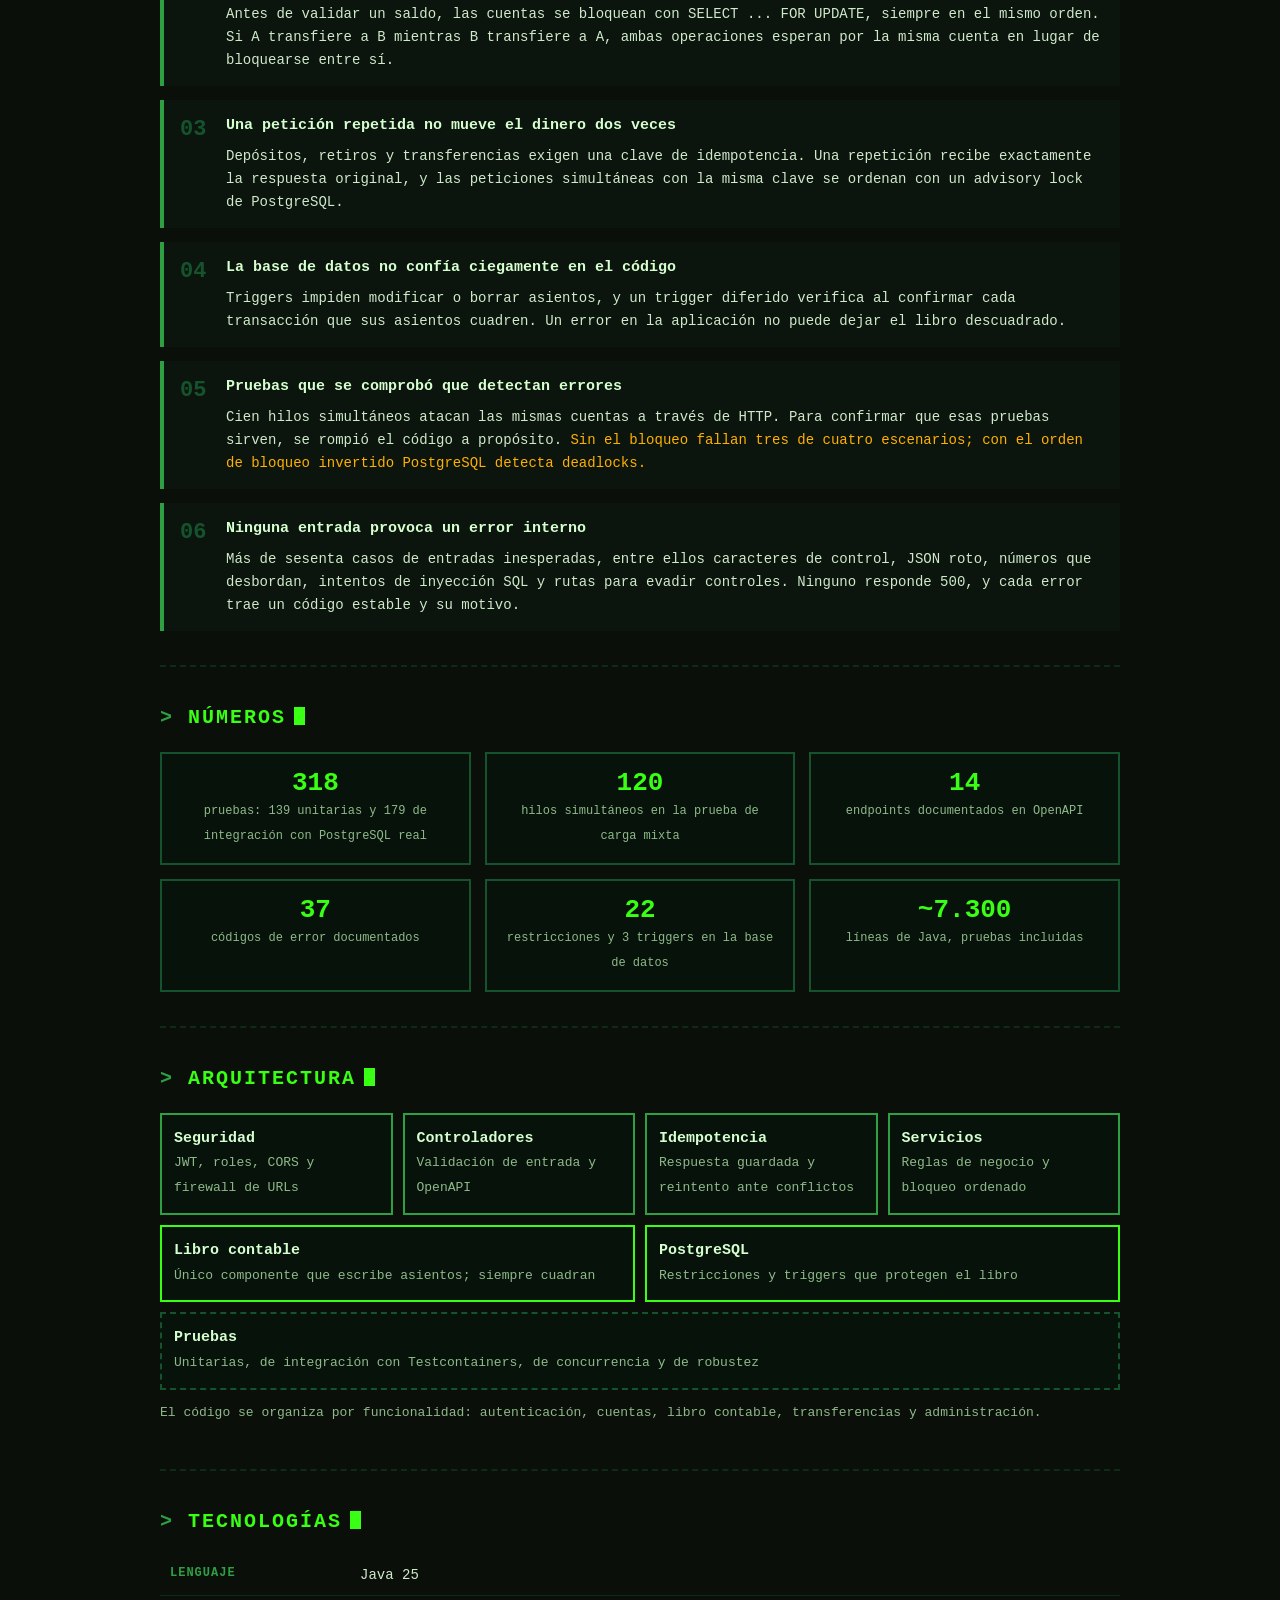
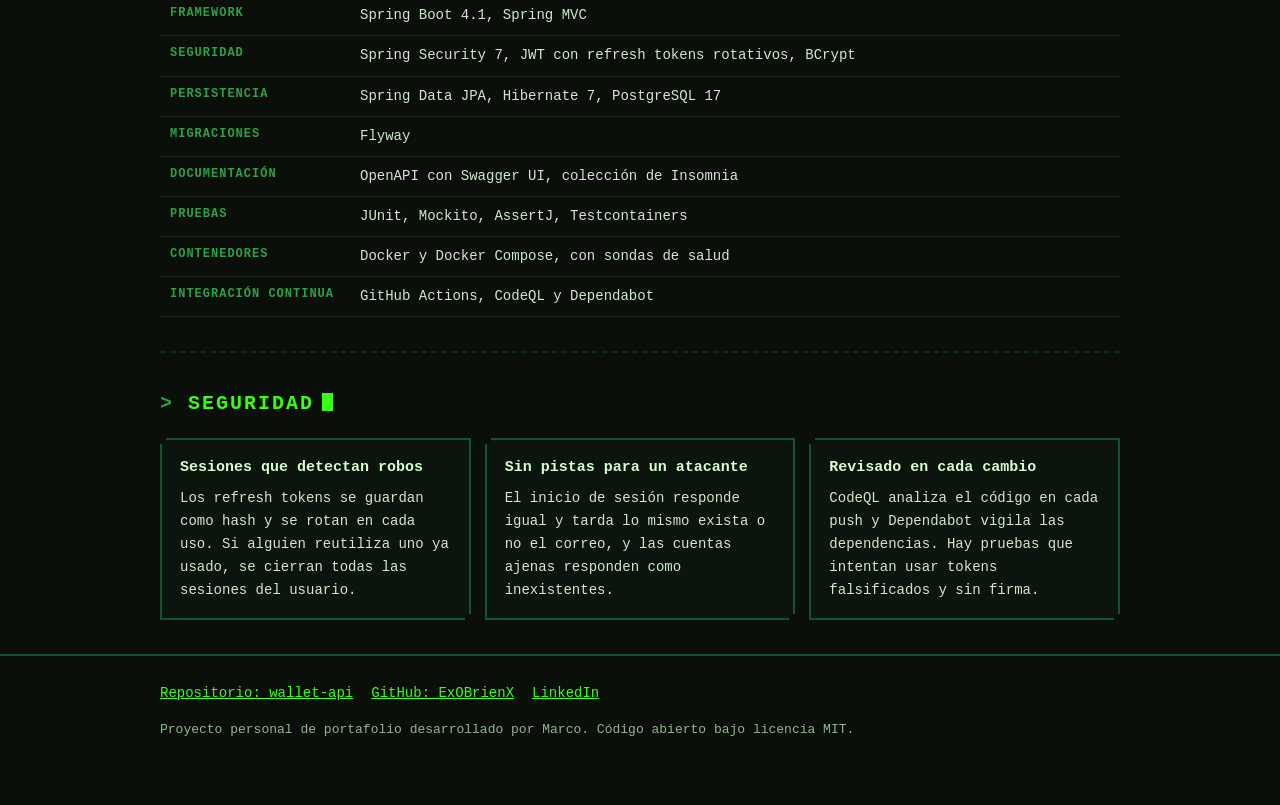
<file: docs/wallet/index.html>
<!doctype html>
<html lang="es">
<head>
<meta charset="utf-8">
<meta name="viewport" content="width=device-width, initial-scale=1">
<title>Wallet API — billetera digital con libro contable de doble entrada</title>
<meta name="description" content="Wallet API: API REST de billetera digital en Java 25 y Spring Boot 4, con libro contable de doble entrada, idempotencia, control de concurrencia y pruebas con PostgreSQL real.">
<link rel="stylesheet" href="../proyecto.css">
<style>
  .actions { display: flex; flex-wrap: wrap; gap: 12px; margin: 22px 0 0; }
  .btn { display: inline-block; padding: 9px 18px; border: 2px solid var(--g); background: var(--g); color: var(--bg);
         font-weight: 700; font-size: 14px; text-decoration: none; letter-spacing: 1px; }
  .btn:hover { background: var(--wh); border-color: var(--wh); color: var(--bg); }
  .btn.ghost { background: transparent; color: var(--g); }
  .btn.ghost:hover { background: var(--g4); color: var(--wh); }

  .ledger { width: 100%; max-width: 400px; justify-self: center; }
  .ledger text { font-family: Consolas, "Courier New", monospace; font-weight: 700; }
  .ledger .lock { animation: blink 1.2s steps(1) infinite; }
  .ledger .coin { animation: coin 4.8s steps(1) infinite; }
  @keyframes coin {
    0% { opacity: 1; transform: translateX(0); } 4% { transform: translateX(20px); } 8% { transform: translateX(40px); }
    12% { transform: translateX(60px); } 16% { transform: translateX(80px); } 20% { transform: translateX(100px); }
    24%, 100% { opacity: 0; transform: translateX(100px); }
  }
  .ledger .before { animation: before 4.8s steps(1) infinite; }
  @keyframes before { 0%, 23% { opacity: 1; } 24%, 100% { opacity: 0; } }
  .ledger .after { opacity: 0; animation: after 4.8s steps(1) infinite; }
  @keyframes after { 0%, 23% { opacity: 0; } 24%, 96% { opacity: 1; } 97%, 100% { opacity: 0; } }
  .ledger .r1 { opacity: 0; animation: r1 4.8s steps(1) infinite; }
  @keyframes r1 { 0%, 29% { opacity: 0; } 30%, 96% { opacity: 1; } 97%, 100% { opacity: 0; } }
  .ledger .r2 { opacity: 0; animation: r2 4.8s steps(1) infinite; }
  @keyframes r2 { 0%, 41% { opacity: 0; } 42%, 96% { opacity: 1; } 97%, 100% { opacity: 0; } }
  .ledger .sum { opacity: 0; animation: sum 4.8s steps(1) infinite; }
  @keyframes sum { 0%, 55% { opacity: 0; } 56%, 96% { opacity: 1; } 97%, 100% { opacity: 0; } }
</style>
</head>
<body>

<header class="top">
  <div class="wrap">
    <span>EXO-OS 1.0 / proyectos / wallet-api</span>
    <a href="https://github.com/ExOBrienX">&lt; volver al perfil</a>
  </div>
</header>

<main class="wrap">

  <div class="hero">
    <div>
      <h1>Wallet API</h1>
      <img class="title" src="titulo.svg" alt="Wallet API" width="537" height="69">
      <p class="lead">Una billetera digital donde el dinero nunca se crea ni se pierde.</p>
      <p class="sub">API REST en la que los clientes abren cuentas en pesos chilenos, depositan, retiran y se transfieren dinero simulado. Cada movimiento queda en un libro contable de doble entrada, y el sistema se mantiene consistente aunque lleguen cientos de operaciones a la vez o un cliente repita una petición.</p>
      <ul class="chips">
        <li>PROYECTO PERSONAL</li>
        <li>CÓDIGO ABIERTO</li>
        <li>JAVA 25</li>
        <li>SPRING BOOT 4</li>
        <li>POSTGRESQL</li>
      </ul>
      <div class="actions">
        <a class="btn" href="https://github.com/ExOBrienX/wallet-api">VER EL REPOSITORIO &gt;</a>
        <a class="btn ghost" href="https://github.com/ExOBrienX/wallet-api#ejecutar-el-proyecto">CÓMO EJECUTARLO</a>
      </div>
    </div>

    <svg class="ledger" viewBox="0 0 400 300" shape-rendering="crispEdges" role="img" aria-label="Animación decorativa: una transferencia de 45.000 pesos pasa de la cuenta A a la cuenta B y queda registrada en el libro con un débito y un crédito que cuadran">
      <!-- cuentas -->
      <g fill="#07130a" stroke="#2ea043" stroke-width="2">
        <rect x="14" y="22" width="132" height="76"/><rect x="254" y="22" width="132" height="76"/>
      </g>
      <g font-size="11" fill="#8fb98a">
        <text x="80" y="42" text-anchor="middle">CUENTA A</text><text x="320" y="42" text-anchor="middle">CUENTA B</text>
      </g>
      <g font-size="17" fill="#d6ffd0">
        <text class="before" x="80" y="74" text-anchor="middle">$100.000</text>
        <text class="after" x="80" y="74" text-anchor="middle">$55.000</text>
        <text class="before" x="320" y="74" text-anchor="middle">$0</text>
        <text class="after" x="320" y="74" text-anchor="middle">$45.000</text>
      </g>
      <!-- bloqueo de ambas cuentas mientras dura la transferencia -->
      <rect class="lock" x="132" y="28" width="8" height="8" fill="#ffb000"/>
      <rect class="lock" x="372" y="28" width="8" height="8" fill="#ffb000" style="animation-delay:.3s"/>
      <!-- recorrido de la moneda -->
      <rect x="148" y="58" width="104" height="3" fill="#14532d"/>
      <rect class="coin" x="146" y="54" width="10" height="10" fill="#ffb000"/>
      <!-- libro -->
      <rect x="14" y="122" width="372" height="164" fill="#0c150d" stroke="#39ff14" stroke-width="3"/>
      <text x="30" y="148" font-size="13" fill="#39ff14">LIBRO CONTABLE</text>
      <rect x="30" y="158" width="340" height="2" fill="#14532d"/>
      <g font-size="11" fill="#2ea043">
        <text x="30" y="178">CUENTA</text><text x="150" y="178">DEBE</text><text x="270" y="178">HABER</text>
      </g>
      <g class="r1" font-size="13" fill="#d6ffd0"><text x="30" y="204">A</text><text x="150" y="204">45.000</text></g>
      <g class="r2" font-size="13" fill="#d6ffd0"><text x="30" y="228">B</text><text x="270" y="228">45.000</text></g>
      <rect x="30" y="240" width="340" height="2" fill="#14532d"/>
      <g class="sum" font-size="13" fill="#39ff14">
        <text x="30" y="266">TOTAL</text><text x="150" y="266">45.000</text><text x="270" y="266">45.000</text>
        <rect x="356" y="256" width="10" height="10" fill="#39ff14"/>
      </g>
    </svg>
  </div>

  <section>
    <h2>El objetivo</h2>
    <p>Un sistema que mueve dinero tiene una sola obligación que no admite excepciones: el saldo siempre tiene que ser correcto. Que una operación falle a la mitad, que dos transferencias lleguen al mismo tiempo sobre la misma cuenta o que un cliente reintente una petición por un timeout no puede crear ni hacer desaparecer dinero.</p>
    <p>Este proyecto resuelve esos problemas con las herramientas que se usan en sistemas financieros reales, y demuestra con pruebas que funcionan. Es un proyecto personal de portafolio: la calidad y la corrección importan más que la cantidad de funciones.</p>
  </section>

  <section>
    <h2>Probarlo</h2>
    <div class="grid two">
      <a class="card" style="text-decoration:none;color:inherit;display:block" href="https://github.com/ExOBrienX/wallet-api"><span class="tag">CÓDIGO</span><h3>Repositorio en GitHub</h3><p>Código fuente, pruebas, documentación y licencia MIT.</p></a>
      <a class="card" style="text-decoration:none;color:inherit;display:block" href="https://github.com/ExOBrienX/wallet-api#ejecutar-el-proyecto"><span class="tag">DOCKER</span><h3>Un solo comando</h3><p><code>docker compose up --build</code> levanta la API y la base con cuatro clientes de demostración listos para usar.</p></a>
      <a class="card" style="text-decoration:none;color:inherit;display:block" href="https://github.com/ExOBrienX/wallet-api/blob/main/docs/insomnia/wallet-api.insomnia.json"><span class="tag">INSOMNIA</span><h3>Colección lista para importar</h3><p>Todas las peticiones ordenadas, con el token y los identificadores encadenados de forma automática.</p></a>
      <a class="card" style="text-decoration:none;color:inherit;display:block" href="https://github.com/ExOBrienX/wallet-api/blob/main/docs/base-de-datos.md"><span class="tag">BASE DE DATOS</span><h3>El esquema explicado</h3><p>Cada tabla, restricción, índice y trigger, con ejemplos de cómo se registra cada operación.</p></a>
    </div>
  </section>

  <section>
    <h2>Lo interesante por dentro</h2>
    <ol class="deep">
      <li><h3>El saldo no se guarda: se calcula</h3><p>Ninguna tabla tiene una columna de saldo. Cada operación genera asientos de débito y crédito que suman lo mismo, y el saldo es la suma de los asientos de la cuenta. No existe un dato que pueda quedar desincronizado, y una conciliación verifica en cualquier momento que el libro cuadra.</p></li>
      <li><h3>Bloqueos en orden fijo contra los deadlocks</h3><p>Antes de validar un saldo, las cuentas se bloquean con <code>SELECT ... FOR UPDATE</code>, siempre en el mismo orden. Si A transfiere a B mientras B transfiere a A, ambas operaciones esperan por la misma cuenta en lugar de bloquearse entre sí.</p></li>
      <li><h3>Una petición repetida no mueve el dinero dos veces</h3><p>Depósitos, retiros y transferencias exigen una clave de idempotencia. Una repetición recibe exactamente la respuesta original, y las peticiones simultáneas con la misma clave se ordenan con un advisory lock de PostgreSQL.</p></li>
      <li><h3>La base de datos no confía ciegamente en el código</h3><p>Triggers impiden modificar o borrar asientos, y un trigger diferido verifica al confirmar cada transacción que sus asientos cuadren. Un error en la aplicación no puede dejar el libro descuadrado.</p></li>
      <li><h3>Pruebas que se comprobó que detectan errores</h3><p>Cien hilos simultáneos atacan las mismas cuentas a través de HTTP. Para confirmar que esas pruebas sirven, se rompió el código a propósito. <span class="fact">Sin el bloqueo fallan tres de cuatro escenarios; con el orden de bloqueo invertido PostgreSQL detecta deadlocks.</span></p></li>
      <li><h3>Ninguna entrada provoca un error interno</h3><p>Más de sesenta casos de entradas inesperadas, entre ellos caracteres de control, JSON roto, números que desbordan, intentos de inyección SQL y rutas para evadir controles. Ninguno responde 500, y cada error trae un código estable y su motivo.</p></li>
    </ol>
  </section>

  <section>
    <h2>Números</h2>
    <div class="stats">
      <div class="stat"><b>318</b><span>pruebas: 139 unitarias y 179 de integración con PostgreSQL real</span></div>
      <div class="stat"><b>120</b><span>hilos simultáneos en la prueba de carga mixta</span></div>
      <div class="stat"><b>14</b><span>endpoints documentados en OpenAPI</span></div>
      <div class="stat"><b>37</b><span>códigos de error documentados</span></div>
      <div class="stat"><b>22</b><span>restricciones y 3 triggers en la base de datos</span></div>
      <div class="stat"><b>~7.300</b><span>líneas de Java, pruebas incluidas</span></div>
    </div>
  </section>

  <section>
    <h2>Arquitectura</h2>
    <div class="arch">
      <div class="box"><b>Seguridad</b><span>JWT, roles, CORS y firewall de URLs</span></div>
      <div class="box"><b>Controladores</b><span>Validación de entrada y OpenAPI</span></div>
      <div class="box"><b>Idempotencia</b><span>Respuesta guardada y reintento ante conflictos</span></div>
      <div class="box"><b>Servicios</b><span>Reglas de negocio y bloqueo ordenado</span></div>
      <div class="box core"><b>Libro contable</b><span>Único componente que escribe asientos; siempre cuadran</span></div>
      <div class="box core"><b>PostgreSQL</b><span>Restricciones y triggers que protegen el libro</span></div>
      <div class="box tools"><b>Pruebas</b><span>Unitarias, de integración con Testcontainers, de concurrencia y de robustez</span></div>
    </div>
    <p class="note">El código se organiza por funcionalidad: autenticación, cuentas, libro contable, transferencias y administración.</p>
  </section>

  <section>
    <h2>Tecnologías</h2>
    <table>
      <tr><th>Lenguaje</th><td>Java 25</td></tr>
      <tr><th>Framework</th><td>Spring Boot 4.1, Spring MVC</td></tr>
      <tr><th>Seguridad</th><td>Spring Security 7, JWT con refresh tokens rotativos, BCrypt</td></tr>
      <tr><th>Persistencia</th><td>Spring Data JPA, Hibernate 7, PostgreSQL 17</td></tr>
      <tr><th>Migraciones</th><td>Flyway</td></tr>
      <tr><th>Documentación</th><td>OpenAPI con Swagger UI, colección de Insomnia</td></tr>
      <tr><th>Pruebas</th><td>JUnit, Mockito, AssertJ, Testcontainers</td></tr>
      <tr><th>Contenedores</th><td>Docker y Docker Compose, con sondas de salud</td></tr>
      <tr><th>Integración continua</th><td>GitHub Actions, CodeQL y Dependabot</td></tr>
    </table>
  </section>

  <section>
    <h2>Seguridad</h2>
    <div class="grid">
      <div class="card"><h3>Sesiones que detectan robos</h3><p>Los refresh tokens se guardan como hash y se rotan en cada uso. Si alguien reutiliza uno ya usado, se cierran todas las sesiones del usuario.</p></div>
      <div class="card"><h3>Sin pistas para un atacante</h3><p>El inicio de sesión responde igual y tarda lo mismo exista o no el correo, y las cuentas ajenas responden como inexistentes.</p></div>
      <div class="card"><h3>Revisado en cada cambio</h3><p>CodeQL analiza el código en cada push y Dependabot vigila las dependencias. Hay pruebas que intentan usar tokens falsificados y sin firma.</p></div>
    </div>
  </section>

</main>

<footer>
  <div class="wrap">
    <div class="links">
      <a href="https://github.com/ExOBrienX/wallet-api">Repositorio: wallet-api</a>
      <a href="https://github.com/ExOBrienX">GitHub: ExOBrienX</a>
      <a href="https://www.linkedin.com/in/marco-paredes-ram%C3%ADrez-3a2082268">LinkedIn</a>
    </div>
    <p>Proyecto personal de portafolio desarrollado por Marco. Código abierto bajo licencia MIT.</p>
  </div>
</footer>

</body>
</html>
</file>
<file: docs/proyecto.css>
:root {
  --bg: #0a0f0a; --panel: #0c150d; --scr: #07130a;
  --g: #39ff14; --g2: #2ea043; --g3: #14532d; --g4: #0f2a17;
  --txt: #cfe9cb; --dim: #8fb98a; --wh: #d6ffd0;
  --am: #ffb000; --cy: #00e5ff; --mg: #ff2e88;
  --mono: "Cascadia Code", Consolas, "Courier New", monospace;
}
* { box-sizing: border-box; }
html { scroll-behavior: smooth; }
body {
  margin: 0; background: var(--bg); color: var(--txt);
  font-family: var(--mono); font-size: 15px; line-height: 1.65;
}
/* líneas de barrido tipo CRT, muy suaves */
body::after {
  content: ""; position: fixed; inset: 0; pointer-events: none; z-index: 50;
  background: repeating-linear-gradient(to bottom, rgba(0,0,0,.16) 0 1px, transparent 1px 4px);
}
a { color: var(--g); }
a:hover { color: var(--wh); }
.wrap { max-width: 1000px; margin: 0 auto; padding: 0 20px; }

/* cabecera */
header.top { border-bottom: 2px solid var(--g3); }
header.top .wrap { display: flex; justify-content: space-between; align-items: center; gap: 12px; padding-block: 12px; font-size: 13px; }
header.top a { text-decoration: none; color: var(--g2); }
header.top a:hover { color: var(--g); }

.hero { display: grid; grid-template-columns: 1.15fr .85fr; gap: 32px; align-items: center; padding: 48px 0 40px; }
.hero img.title { width: min(100%, 420px); height: auto; display: block; }
.hero h1 { position: absolute; left: -9999px; }
.lead { font-size: 18px; color: var(--wh); margin: 22px 0 14px; line-height: 1.5; }
.sub { color: var(--dim); margin: 0 0 20px; }
.chips { display: flex; flex-wrap: wrap; gap: 8px; margin: 0; padding: 0; list-style: none; }
.chips li { border: 2px solid var(--g3); padding: 2px 10px; font-size: 12px; font-weight: 700; color: var(--g); background: var(--bg); }
.chips li.wip { border-color: var(--am); color: var(--am); }
.chips li.wip::before { content: ""; display: inline-block; width: 8px; height: 8px; background: var(--am); margin-right: 8px; animation: blink 1s steps(1) infinite; }
@keyframes blink { 50% { opacity: 0; } }

.radar { width: 100%; max-width: 380px; justify-self: center; }
.radar .sweep { transform-origin: 210px 210px; animation: sweep 5s steps(60) infinite; }
@keyframes sweep { to { transform: rotate(360deg); } }
.radar .blip { animation: blink 3s steps(1) infinite; }

/* secciones */
section { padding: 34px 0; border-top: 2px dashed var(--g4); }
h2 { font-size: 20px; letter-spacing: 2px; text-transform: uppercase; color: var(--g); margin: 0 0 18px; }
h2::before { content: "> "; color: var(--g2); }
h2::after { content: ""; display: inline-block; width: 11px; height: 18px; background: var(--g); margin-left: 8px; vertical-align: -2px; animation: blink 1s steps(1) infinite; }
h3 { font-size: 15px; color: var(--wh); margin: 0 0 6px; }
p { margin: 0 0 12px; }

.grid { display: grid; gap: 14px; grid-template-columns: repeat(auto-fit, minmax(280px, 1fr)); }
.card { background: var(--panel); border: 2px solid var(--g3); padding: 16px 18px; position: relative; }
.card::before, .card::after { content: ""; position: absolute; width: 6px; height: 6px; background: var(--bg); }
.card::before { top: -2px; left: -2px; } .card::after { bottom: -2px; right: -2px; }
.card p { margin: 0; color: var(--txt); font-size: 14px; }
.card .tag { font-size: 11px; font-weight: 700; color: var(--g2); letter-spacing: 1px; display: block; margin-bottom: 6px; }

ol.deep { list-style: none; counter-reset: n; margin: 0; padding: 0; display: grid; gap: 14px; }
ol.deep li { counter-increment: n; background: var(--panel); border-left: 4px solid var(--g2); padding: 14px 18px 14px 62px; position: relative; }
ol.deep li::before { content: counter(n, decimal-leading-zero); position: absolute; left: 16px; top: 12px; font-size: 22px; font-weight: 700; color: var(--g3); }
ol.deep p { margin: 0; font-size: 14px; }
ol.deep .fact { color: var(--am); }

.stats { display: grid; gap: 14px; grid-template-columns: repeat(auto-fit, minmax(min(100%, 260px), 1fr)); }
.grid.two { grid-template-columns: repeat(auto-fit, minmax(min(100%, 400px), 1fr)); }
.stat { background: var(--scr); border: 2px solid var(--g3); padding: 14px; text-align: center; }
.stat b { display: block; font-size: 26px; color: var(--g); line-height: 1.2; }
.stat span { font-size: 12px; color: var(--dim); }

.arch { display: grid; gap: 10px; grid-template-columns: repeat(4, 1fr); }
.arch .box { border: 2px solid var(--g2); background: var(--scr); padding: 12px; }
.arch .box.core { grid-column: span 2; border-color: var(--g); }
.arch .box b { color: var(--wh); display: block; }
.arch .box span { font-size: 13px; color: var(--dim); }
.arch .tools { grid-column: 1 / -1; border-style: dashed; border-color: var(--g3); }
.note { color: var(--dim); font-size: 13px; margin-top: 12px; }

table { width: 100%; border-collapse: collapse; font-size: 14px; }
th, td { text-align: left; padding: 8px 10px; border-bottom: 1px solid var(--g4); vertical-align: top; }
th { color: var(--g2); font-size: 12px; letter-spacing: 1px; text-transform: uppercase; width: 190px; }

.cols { display: grid; gap: 14px; grid-template-columns: repeat(auto-fit, minmax(260px, 1fr)); }
.cols ul { margin: 0; padding-left: 18px; font-size: 14px; }
.cols li { margin-bottom: 6px; }
.ok h3 { color: var(--g); } .test h3 { color: var(--am); } .todo h3 { color: var(--dim); }
.ok { border-color: var(--g2); } .test { border-color: #6b4a00; }

footer { border-top: 2px solid var(--g3); padding: 26px 0 50px; font-size: 13px; color: var(--dim); }
footer .links { display: flex; flex-wrap: wrap; gap: 18px; margin-bottom: 14px; font-size: 14px; }

@media (max-width: 760px) {
  .hero { grid-template-columns: 1fr; padding-top: 32px; }
  .arch { grid-template-columns: 1fr 1fr; }
  th { width: 120px; }
  ol.deep li { padding-left: 54px; }
}
@media (prefers-reduced-motion: reduce) {
  * { animation: none !important; }
}
</file>
